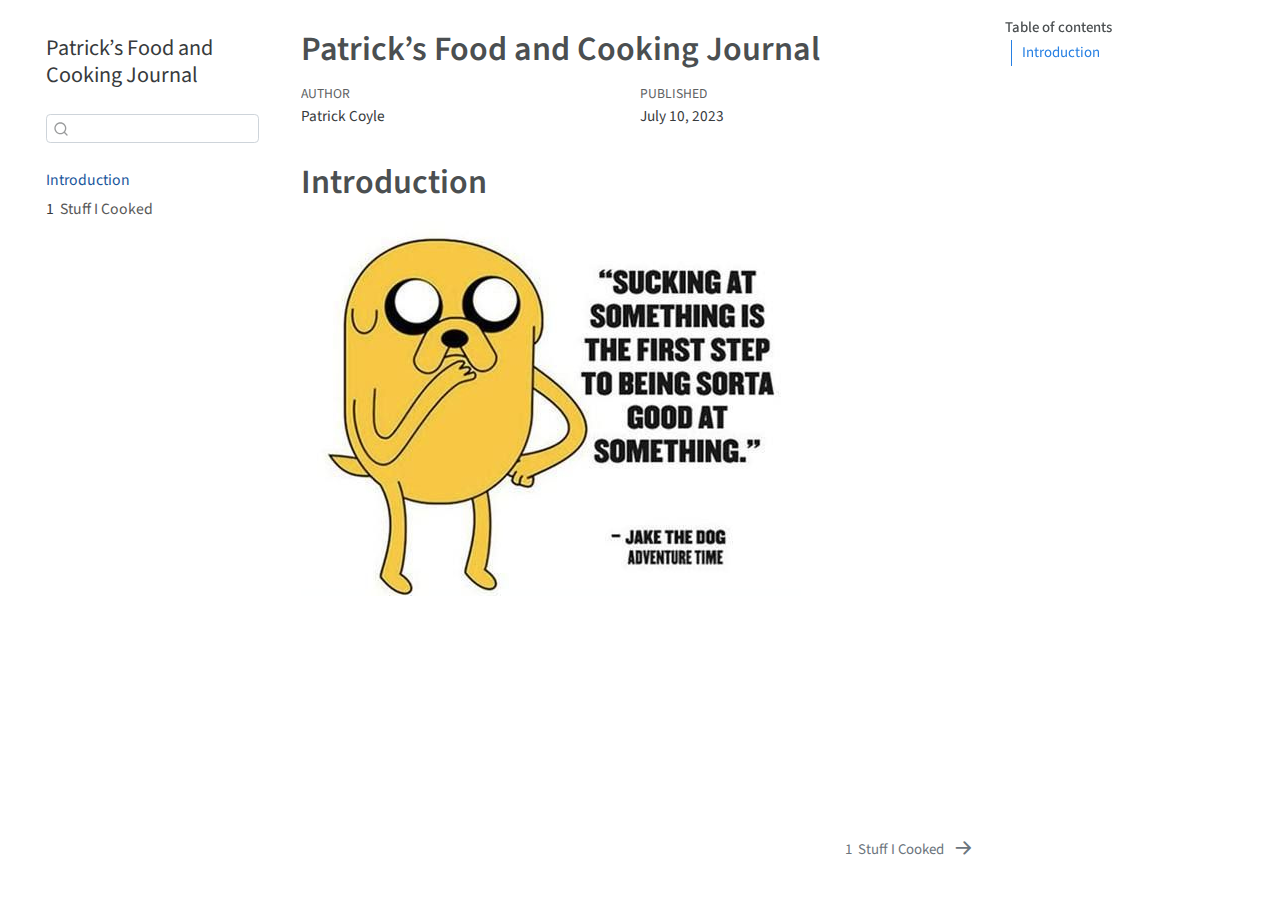
<file: _book/index.html>
<!DOCTYPE html>
<html xmlns="http://www.w3.org/1999/xhtml" lang="en" xml:lang="en"><head>

<meta charset="utf-8">
<meta name="generator" content="quarto-1.4.266">

<meta name="viewport" content="width=device-width, initial-scale=1.0, user-scalable=yes">

<meta name="author" content="Patrick Coyle">
<meta name="dcterms.date" content="2023-07-10">

<title>Patrick’s Food and Cooking Journal</title>
<style>
code{white-space: pre-wrap;}
span.smallcaps{font-variant: small-caps;}
div.columns{display: flex; gap: min(4vw, 1.5em);}
div.column{flex: auto; overflow-x: auto;}
div.hanging-indent{margin-left: 1.5em; text-indent: -1.5em;}
ul.task-list{list-style: none;}
ul.task-list li input[type="checkbox"] {
  width: 0.8em;
  margin: 0 0.8em 0.2em -1em; /* quarto-specific, see https://github.com/quarto-dev/quarto-cli/issues/4556 */ 
  vertical-align: middle;
}
</style>


<script src="site_libs/quarto-nav/quarto-nav.js"></script>
<script src="site_libs/quarto-nav/headroom.min.js"></script>
<script src="site_libs/clipboard/clipboard.min.js"></script>
<script src="site_libs/quarto-search/autocomplete.umd.js"></script>
<script src="site_libs/quarto-search/fuse.min.js"></script>
<script src="site_libs/quarto-search/quarto-search.js"></script>
<meta name="quarto:offset" content="./">
<link href="./stuff_i_cooked.html" rel="next">
<script src="site_libs/quarto-html/quarto.js"></script>
<script src="site_libs/quarto-html/popper.min.js"></script>
<script src="site_libs/quarto-html/tippy.umd.min.js"></script>
<script src="site_libs/quarto-html/anchor.min.js"></script>
<link href="site_libs/quarto-html/tippy.css" rel="stylesheet">
<link href="site_libs/quarto-html/quarto-syntax-highlighting.css" rel="stylesheet" id="quarto-text-highlighting-styles">
<script src="site_libs/bootstrap/bootstrap.min.js"></script>
<link href="site_libs/bootstrap/bootstrap-icons.css" rel="stylesheet">
<link href="site_libs/bootstrap/bootstrap.min.css" rel="stylesheet" id="quarto-bootstrap" data-mode="light">
<script id="quarto-search-options" type="application/json">{
  "location": "sidebar",
  "copy-button": false,
  "collapse-after": 3,
  "panel-placement": "start",
  "type": "textbox",
  "limit": 20,
  "keyboard-shortcut": [
    "f",
    "/",
    "s"
  ],
  "language": {
    "search-no-results-text": "No results",
    "search-matching-documents-text": "matching documents",
    "search-copy-link-title": "Copy link to search",
    "search-hide-matches-text": "Hide additional matches",
    "search-more-match-text": "more match in this document",
    "search-more-matches-text": "more matches in this document",
    "search-clear-button-title": "Clear",
    "search-detached-cancel-button-title": "Cancel",
    "search-submit-button-title": "Submit",
    "search-label": "Search"
  }
}</script>


</head>

<body class="nav-sidebar floating">

<div id="quarto-search-results"></div>
  <header id="quarto-header" class="headroom fixed-top">
  <nav class="quarto-secondary-nav">
    <div class="container-fluid d-flex">
      <button type="button" class="quarto-btn-toggle btn" data-bs-toggle="collapse" data-bs-target="#quarto-sidebar,#quarto-sidebar-glass" aria-controls="quarto-sidebar" aria-expanded="false" aria-label="Toggle sidebar navigation" onclick="if (window.quartoToggleHeadroom) { window.quartoToggleHeadroom(); }">
        <i class="bi bi-layout-text-sidebar-reverse"></i>
      </button>
        <nav class="quarto-page-breadcrumbs" aria-label="breadcrumb"><ol class="breadcrumb"><li class="breadcrumb-item"><a href="./index.html">Introduction</a></li></ol></nav>
        <a class="flex-grow-1" role="button" data-bs-toggle="collapse" data-bs-target="#quarto-sidebar,#quarto-sidebar-glass" aria-controls="quarto-sidebar" aria-expanded="false" aria-label="Toggle sidebar navigation" onclick="if (window.quartoToggleHeadroom) { window.quartoToggleHeadroom(); }">      
        </a>
      <button type="button" class="btn quarto-search-button" aria-label="" onclick="window.quartoOpenSearch();">
        <i class="bi bi-search"></i>
      </button>
    </div>
  </nav>
</header>
<!-- content -->
<div id="quarto-content" class="quarto-container page-columns page-rows-contents page-layout-article">
<!-- sidebar -->
  <nav id="quarto-sidebar" class="sidebar collapse collapse-horizontal sidebar-navigation floating overflow-auto">
    <div class="pt-lg-2 mt-2 text-left sidebar-header">
    <div class="sidebar-title mb-0 py-0">
      <a href="./">Patrick’s Food and Cooking Journal</a> 
    </div>
      </div>
        <div class="mt-2 flex-shrink-0 align-items-center">
        <div class="sidebar-search">
        <div id="quarto-search" class="" title="Search"></div>
        </div>
        </div>
    <div class="sidebar-menu-container"> 
    <ul class="list-unstyled mt-1">
        <li class="sidebar-item">
  <div class="sidebar-item-container"> 
  <a href="./index.html" class="sidebar-item-text sidebar-link active">
 <span class="menu-text">Introduction</span></a>
  </div>
</li>
        <li class="sidebar-item">
  <div class="sidebar-item-container"> 
  <a href="./stuff_i_cooked.html" class="sidebar-item-text sidebar-link">
 <span class="menu-text"><span class="chapter-number">1</span>&nbsp; <span class="chapter-title">Stuff I Cooked</span></span></a>
  </div>
</li>
    </ul>
    </div>
</nav>
<div id="quarto-sidebar-glass" data-bs-toggle="collapse" data-bs-target="#quarto-sidebar,#quarto-sidebar-glass"></div>
<!-- margin-sidebar -->
    <div id="quarto-margin-sidebar" class="sidebar margin-sidebar">
        <nav id="TOC" role="doc-toc" class="toc-active">
    <h2 id="toc-title">Table of contents</h2>
   
  <ul>
  <li><a href="#introduction" id="toc-introduction" class="nav-link active" data-scroll-target="#introduction">Introduction</a></li>
  </ul>
</nav>
    </div>
<!-- main -->
<main class="content" id="quarto-document-content">

<header id="title-block-header" class="quarto-title-block default">
<div class="quarto-title">
<h1 class="title">Patrick’s Food and Cooking Journal</h1>
</div>



<div class="quarto-title-meta">

    <div>
    <div class="quarto-title-meta-heading">Author</div>
    <div class="quarto-title-meta-contents">
             <p>Patrick Coyle </p>
          </div>
  </div>
    
    <div>
    <div class="quarto-title-meta-heading">Published</div>
    <div class="quarto-title-meta-contents">
      <p class="date">July 10, 2023</p>
    </div>
  </div>
  
    
  </div>
  


</header>

<section id="introduction" class="level1 unnumbered">
<h1 class="unnumbered">Introduction</h1>
<p><img src="misc/adventure-time.jpg" class="img-fluid"></p>


</section>

</main> <!-- /main -->
<script id="quarto-html-after-body" type="application/javascript">
window.document.addEventListener("DOMContentLoaded", function (event) {
  const toggleBodyColorMode = (bsSheetEl) => {
    const mode = bsSheetEl.getAttribute("data-mode");
    const bodyEl = window.document.querySelector("body");
    if (mode === "dark") {
      bodyEl.classList.add("quarto-dark");
      bodyEl.classList.remove("quarto-light");
    } else {
      bodyEl.classList.add("quarto-light");
      bodyEl.classList.remove("quarto-dark");
    }
  }
  const toggleBodyColorPrimary = () => {
    const bsSheetEl = window.document.querySelector("link#quarto-bootstrap");
    if (bsSheetEl) {
      toggleBodyColorMode(bsSheetEl);
    }
  }
  toggleBodyColorPrimary();  
  const icon = "";
  const anchorJS = new window.AnchorJS();
  anchorJS.options = {
    placement: 'right',
    icon: icon
  };
  anchorJS.add('.anchored');
  const isCodeAnnotation = (el) => {
    for (const clz of el.classList) {
      if (clz.startsWith('code-annotation-')) {                     
        return true;
      }
    }
    return false;
  }
  const clipboard = new window.ClipboardJS('.code-copy-button', {
    text: function(trigger) {
      const codeEl = trigger.previousElementSibling.cloneNode(true);
      for (const childEl of codeEl.children) {
        if (isCodeAnnotation(childEl)) {
          childEl.remove();
        }
      }
      return codeEl.innerText;
    }
  });
  clipboard.on('success', function(e) {
    // button target
    const button = e.trigger;
    // don't keep focus
    button.blur();
    // flash "checked"
    button.classList.add('code-copy-button-checked');
    var currentTitle = button.getAttribute("title");
    button.setAttribute("title", "Copied!");
    let tooltip;
    if (window.bootstrap) {
      button.setAttribute("data-bs-toggle", "tooltip");
      button.setAttribute("data-bs-placement", "left");
      button.setAttribute("data-bs-title", "Copied!");
      tooltip = new bootstrap.Tooltip(button, 
        { trigger: "manual", 
          customClass: "code-copy-button-tooltip",
          offset: [0, -8]});
      tooltip.show();    
    }
    setTimeout(function() {
      if (tooltip) {
        tooltip.hide();
        button.removeAttribute("data-bs-title");
        button.removeAttribute("data-bs-toggle");
        button.removeAttribute("data-bs-placement");
      }
      button.setAttribute("title", currentTitle);
      button.classList.remove('code-copy-button-checked');
    }, 1000);
    // clear code selection
    e.clearSelection();
  });
  function tippyHover(el, contentFn, onTriggerFn, onUntriggerFn) {
    const config = {
      allowHTML: true,
      maxWidth: 500,
      delay: 100,
      arrow: false,
      appendTo: function(el) {
          return el.parentElement;
      },
      interactive: true,
      interactiveBorder: 10,
      theme: 'quarto',
      placement: 'bottom-start',
    };
    if (contentFn) {
      config.content = contentFn;
    }
    if (onTriggerFn) {
      config.onTrigger = onTriggerFn;
    }
    if (onUntriggerFn) {
      config.onUntrigger = onUntriggerFn;
    }
    window.tippy(el, config); 
  }
  const noterefs = window.document.querySelectorAll('a[role="doc-noteref"]');
  for (var i=0; i<noterefs.length; i++) {
    const ref = noterefs[i];
    tippyHover(ref, function() {
      // use id or data attribute instead here
      let href = ref.getAttribute('data-footnote-href') || ref.getAttribute('href');
      try { href = new URL(href).hash; } catch {}
      const id = href.replace(/^#\/?/, "");
      const note = window.document.getElementById(id);
      return note.innerHTML;
    });
  }
  const xrefs = window.document.querySelectorAll('a.quarto-xref');
  const processXRef = (id, note) => {
    // Strip column container classes
    const stripColumnClz = (el) => {
      el.classList.remove("page-full", "page-columns");
      if (el.children) {
        for (const child of el.children) {
          stripColumnClz(child);
        }
      }
    }
    stripColumnClz(note)
    if (id.startsWith('sec-')) {
      // Special case sections, only their first couple elements
      const container = document.createElement("div");
      if (note.children && note.children.length > 2) {
        for (let i = 0; i < 2; i++) {
          container.appendChild(note.children[i].cloneNode(true));
        }
        return container.innerHTML
      } else {
        return note.innerHTML;
      }
    } else {
      // Remove any anchor links if they are present
      const anchorLink = note.querySelector('a.anchorjs-link');
      if (anchorLink) {
        anchorLink.remove();
      }
      return note.innerHTML;
    }
  }
  for (var i=0; i<xrefs.length; i++) {
    const xref = xrefs[i];
    tippyHover(xref, undefined, function(instance) {
      instance.disable();
      let url = xref.getAttribute('href');
      let hash = undefined; 
      if (url.startsWith('#')) {
        hash = url;
      } else {
        try { hash = new URL(url).hash; } catch {}
      }
      if (hash) {
        const id = hash.replace(/^#\/?/, "");
        const note = window.document.getElementById(id);
        if (note !== null) {
          try {
            const html = processXRef(id, note.cloneNode(true));
            instance.setContent(html);
          } finally {
            instance.enable();
            instance.show();
          }
        } else {
          // See if we can fetch this
          fetch(url.split('#')[0])
          .then(res => res.text())
          .then(html => {
            const parser = new DOMParser();
            const htmlDoc = parser.parseFromString(html, "text/html");
            const note = htmlDoc.getElementById(id);
            if (note !== null) {
              const html = processXRef(id, note);
              instance.setContent(html);
            } 
          }).finally(() => {
            instance.enable();
            instance.show();
          });
        }
      }
    }, function(instance) {
    });
  }
      let selectedAnnoteEl;
      const selectorForAnnotation = ( cell, annotation) => {
        let cellAttr = 'data-code-cell="' + cell + '"';
        let lineAttr = 'data-code-annotation="' +  annotation + '"';
        const selector = 'span[' + cellAttr + '][' + lineAttr + ']';
        return selector;
      }
      const selectCodeLines = (annoteEl) => {
        const doc = window.document;
        const targetCell = annoteEl.getAttribute("data-target-cell");
        const targetAnnotation = annoteEl.getAttribute("data-target-annotation");
        const annoteSpan = window.document.querySelector(selectorForAnnotation(targetCell, targetAnnotation));
        const lines = annoteSpan.getAttribute("data-code-lines").split(",");
        const lineIds = lines.map((line) => {
          return targetCell + "-" + line;
        })
        let top = null;
        let height = null;
        let parent = null;
        if (lineIds.length > 0) {
            //compute the position of the single el (top and bottom and make a div)
            const el = window.document.getElementById(lineIds[0]);
            top = el.offsetTop;
            height = el.offsetHeight;
            parent = el.parentElement.parentElement;
          if (lineIds.length > 1) {
            const lastEl = window.document.getElementById(lineIds[lineIds.length - 1]);
            const bottom = lastEl.offsetTop + lastEl.offsetHeight;
            height = bottom - top;
          }
          if (top !== null && height !== null && parent !== null) {
            // cook up a div (if necessary) and position it 
            let div = window.document.getElementById("code-annotation-line-highlight");
            if (div === null) {
              div = window.document.createElement("div");
              div.setAttribute("id", "code-annotation-line-highlight");
              div.style.position = 'absolute';
              parent.appendChild(div);
            }
            div.style.top = top - 2 + "px";
            div.style.height = height + 4 + "px";
            div.style.left = 0;
            let gutterDiv = window.document.getElementById("code-annotation-line-highlight-gutter");
            if (gutterDiv === null) {
              gutterDiv = window.document.createElement("div");
              gutterDiv.setAttribute("id", "code-annotation-line-highlight-gutter");
              gutterDiv.style.position = 'absolute';
              const codeCell = window.document.getElementById(targetCell);
              const gutter = codeCell.querySelector('.code-annotation-gutter');
              gutter.appendChild(gutterDiv);
            }
            gutterDiv.style.top = top - 2 + "px";
            gutterDiv.style.height = height + 4 + "px";
          }
          selectedAnnoteEl = annoteEl;
        }
      };
      const unselectCodeLines = () => {
        const elementsIds = ["code-annotation-line-highlight", "code-annotation-line-highlight-gutter"];
        elementsIds.forEach((elId) => {
          const div = window.document.getElementById(elId);
          if (div) {
            div.remove();
          }
        });
        selectedAnnoteEl = undefined;
      };
      // Attach click handler to the DT
      const annoteDls = window.document.querySelectorAll('dt[data-target-cell]');
      for (const annoteDlNode of annoteDls) {
        annoteDlNode.addEventListener('click', (event) => {
          const clickedEl = event.target;
          if (clickedEl !== selectedAnnoteEl) {
            unselectCodeLines();
            const activeEl = window.document.querySelector('dt[data-target-cell].code-annotation-active');
            if (activeEl) {
              activeEl.classList.remove('code-annotation-active');
            }
            selectCodeLines(clickedEl);
            clickedEl.classList.add('code-annotation-active');
          } else {
            // Unselect the line
            unselectCodeLines();
            clickedEl.classList.remove('code-annotation-active');
          }
        });
      }
  const findCites = (el) => {
    const parentEl = el.parentElement;
    if (parentEl) {
      const cites = parentEl.dataset.cites;
      if (cites) {
        return {
          el,
          cites: cites.split(' ')
        };
      } else {
        return findCites(el.parentElement)
      }
    } else {
      return undefined;
    }
  };
  var bibliorefs = window.document.querySelectorAll('a[role="doc-biblioref"]');
  for (var i=0; i<bibliorefs.length; i++) {
    const ref = bibliorefs[i];
    const citeInfo = findCites(ref);
    if (citeInfo) {
      tippyHover(citeInfo.el, function() {
        var popup = window.document.createElement('div');
        citeInfo.cites.forEach(function(cite) {
          var citeDiv = window.document.createElement('div');
          citeDiv.classList.add('hanging-indent');
          citeDiv.classList.add('csl-entry');
          var biblioDiv = window.document.getElementById('ref-' + cite);
          if (biblioDiv) {
            citeDiv.innerHTML = biblioDiv.innerHTML;
          }
          popup.appendChild(citeDiv);
        });
        return popup.innerHTML;
      });
    }
  }
});
</script>
<nav class="page-navigation">
  <div class="nav-page nav-page-previous">
  </div>
  <div class="nav-page nav-page-next">
      <a href="./stuff_i_cooked.html" class="pagination-link">
        <span class="nav-page-text"><span class="chapter-number">1</span>&nbsp; <span class="chapter-title">Stuff I Cooked</span></span> <i class="bi bi-arrow-right-short"></i>
      </a>
  </div>
</nav>
</div> <!-- /content -->




</body></html>
</file>
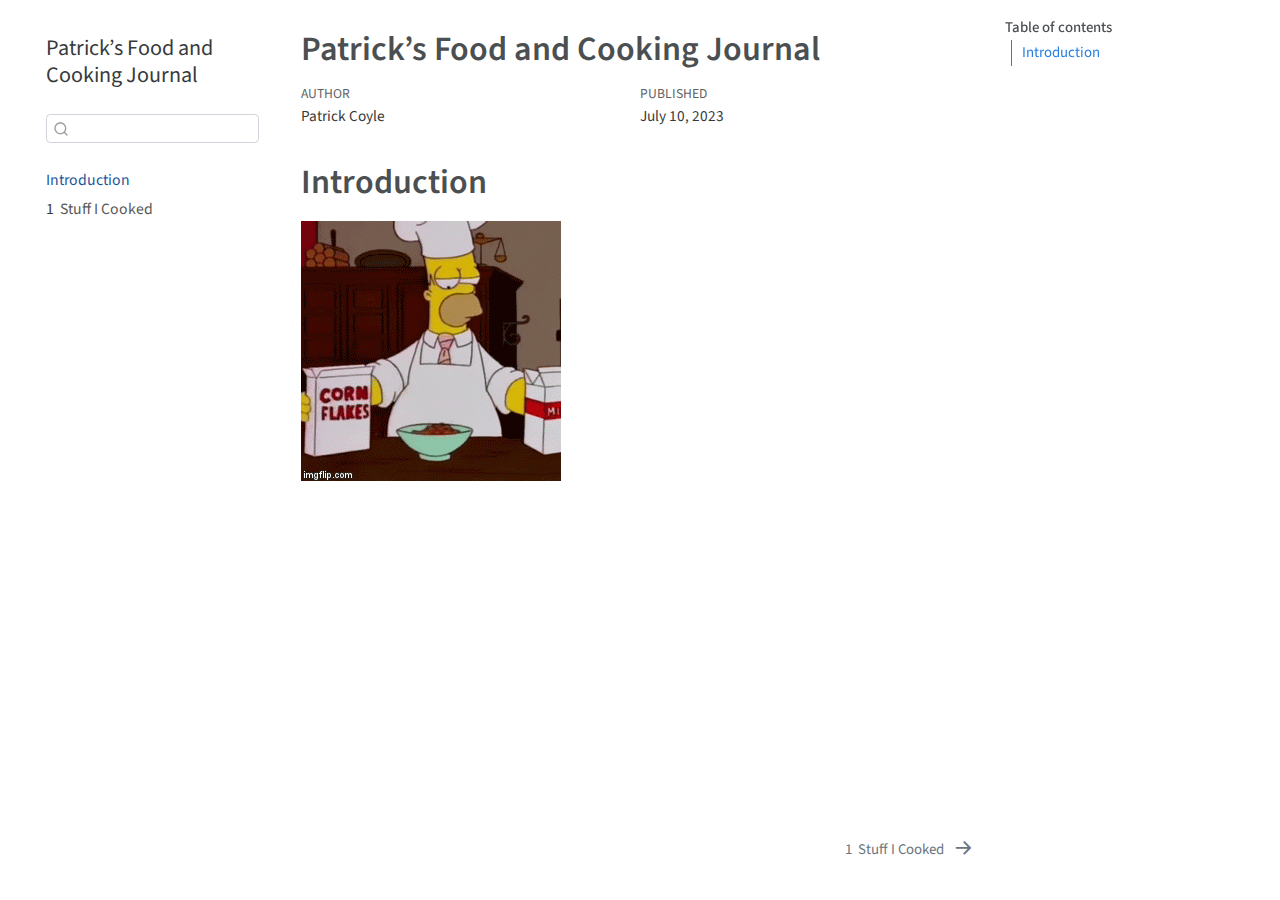
<file: docs/index.html>
<!DOCTYPE html>
<html xmlns="http://www.w3.org/1999/xhtml" lang="en" xml:lang="en"><head>

<meta charset="utf-8">
<meta name="generator" content="quarto-1.4.266">

<meta name="viewport" content="width=device-width, initial-scale=1.0, user-scalable=yes">

<meta name="author" content="Patrick Coyle">
<meta name="dcterms.date" content="2023-07-10">

<title>Patrick’s Food and Cooking Journal</title>
<style>
code{white-space: pre-wrap;}
span.smallcaps{font-variant: small-caps;}
div.columns{display: flex; gap: min(4vw, 1.5em);}
div.column{flex: auto; overflow-x: auto;}
div.hanging-indent{margin-left: 1.5em; text-indent: -1.5em;}
ul.task-list{list-style: none;}
ul.task-list li input[type="checkbox"] {
  width: 0.8em;
  margin: 0 0.8em 0.2em -1em; /* quarto-specific, see https://github.com/quarto-dev/quarto-cli/issues/4556 */ 
  vertical-align: middle;
}
</style>


<script src="site_libs/quarto-nav/quarto-nav.js"></script>
<script src="site_libs/quarto-nav/headroom.min.js"></script>
<script src="site_libs/clipboard/clipboard.min.js"></script>
<script src="site_libs/quarto-search/autocomplete.umd.js"></script>
<script src="site_libs/quarto-search/fuse.min.js"></script>
<script src="site_libs/quarto-search/quarto-search.js"></script>
<meta name="quarto:offset" content="./">
<link href="./stuff_i_cooked.html" rel="next">
<script src="site_libs/quarto-html/quarto.js"></script>
<script src="site_libs/quarto-html/popper.min.js"></script>
<script src="site_libs/quarto-html/tippy.umd.min.js"></script>
<script src="site_libs/quarto-html/anchor.min.js"></script>
<link href="site_libs/quarto-html/tippy.css" rel="stylesheet">
<link href="site_libs/quarto-html/quarto-syntax-highlighting.css" rel="stylesheet" id="quarto-text-highlighting-styles">
<script src="site_libs/bootstrap/bootstrap.min.js"></script>
<link href="site_libs/bootstrap/bootstrap-icons.css" rel="stylesheet">
<link href="site_libs/bootstrap/bootstrap.min.css" rel="stylesheet" id="quarto-bootstrap" data-mode="light">
<script id="quarto-search-options" type="application/json">{
  "location": "sidebar",
  "copy-button": false,
  "collapse-after": 3,
  "panel-placement": "start",
  "type": "textbox",
  "limit": 20,
  "keyboard-shortcut": [
    "f",
    "/",
    "s"
  ],
  "language": {
    "search-no-results-text": "No results",
    "search-matching-documents-text": "matching documents",
    "search-copy-link-title": "Copy link to search",
    "search-hide-matches-text": "Hide additional matches",
    "search-more-match-text": "more match in this document",
    "search-more-matches-text": "more matches in this document",
    "search-clear-button-title": "Clear",
    "search-detached-cancel-button-title": "Cancel",
    "search-submit-button-title": "Submit",
    "search-label": "Search"
  }
}</script>


</head>

<body class="nav-sidebar floating">

<div id="quarto-search-results"></div>
  <header id="quarto-header" class="headroom fixed-top">
  <nav class="quarto-secondary-nav">
    <div class="container-fluid d-flex">
      <button type="button" class="quarto-btn-toggle btn" data-bs-toggle="collapse" data-bs-target="#quarto-sidebar,#quarto-sidebar-glass" aria-controls="quarto-sidebar" aria-expanded="false" aria-label="Toggle sidebar navigation" onclick="if (window.quartoToggleHeadroom) { window.quartoToggleHeadroom(); }">
        <i class="bi bi-layout-text-sidebar-reverse"></i>
      </button>
        <nav class="quarto-page-breadcrumbs" aria-label="breadcrumb"><ol class="breadcrumb"><li class="breadcrumb-item"><a href="./index.html">Introduction</a></li></ol></nav>
        <a class="flex-grow-1" role="button" data-bs-toggle="collapse" data-bs-target="#quarto-sidebar,#quarto-sidebar-glass" aria-controls="quarto-sidebar" aria-expanded="false" aria-label="Toggle sidebar navigation" onclick="if (window.quartoToggleHeadroom) { window.quartoToggleHeadroom(); }">      
        </a>
      <button type="button" class="btn quarto-search-button" aria-label="" onclick="window.quartoOpenSearch();">
        <i class="bi bi-search"></i>
      </button>
    </div>
  </nav>
</header>
<!-- content -->
<div id="quarto-content" class="quarto-container page-columns page-rows-contents page-layout-article">
<!-- sidebar -->
  <nav id="quarto-sidebar" class="sidebar collapse collapse-horizontal sidebar-navigation floating overflow-auto">
    <div class="pt-lg-2 mt-2 text-left sidebar-header">
    <div class="sidebar-title mb-0 py-0">
      <a href="./">Patrick’s Food and Cooking Journal</a> 
    </div>
      </div>
        <div class="mt-2 flex-shrink-0 align-items-center">
        <div class="sidebar-search">
        <div id="quarto-search" class="" title="Search"></div>
        </div>
        </div>
    <div class="sidebar-menu-container"> 
    <ul class="list-unstyled mt-1">
        <li class="sidebar-item">
  <div class="sidebar-item-container"> 
  <a href="./index.html" class="sidebar-item-text sidebar-link active">
 <span class="menu-text">Introduction</span></a>
  </div>
</li>
        <li class="sidebar-item">
  <div class="sidebar-item-container"> 
  <a href="./stuff_i_cooked.html" class="sidebar-item-text sidebar-link">
 <span class="menu-text"><span class="chapter-number">1</span>&nbsp; <span class="chapter-title">Stuff I Cooked</span></span></a>
  </div>
</li>
    </ul>
    </div>
</nav>
<div id="quarto-sidebar-glass" data-bs-toggle="collapse" data-bs-target="#quarto-sidebar,#quarto-sidebar-glass"></div>
<!-- margin-sidebar -->
    <div id="quarto-margin-sidebar" class="sidebar margin-sidebar">
        <nav id="TOC" role="doc-toc" class="toc-active">
    <h2 id="toc-title">Table of contents</h2>
   
  <ul>
  <li><a href="#introduction" id="toc-introduction" class="nav-link active" data-scroll-target="#introduction">Introduction</a></li>
  </ul>
</nav>
    </div>
<!-- main -->
<main class="content" id="quarto-document-content">

<header id="title-block-header" class="quarto-title-block default">
<div class="quarto-title">
<h1 class="title">Patrick’s Food and Cooking Journal</h1>
</div>



<div class="quarto-title-meta">

    <div>
    <div class="quarto-title-meta-heading">Author</div>
    <div class="quarto-title-meta-contents">
             <p>Patrick Coyle </p>
          </div>
  </div>
    
    <div>
    <div class="quarto-title-meta-heading">Published</div>
    <div class="quarto-title-meta-contents">
      <p class="date">July 10, 2023</p>
    </div>
  </div>
  
    
  </div>
  


</header>

<section id="introduction" class="level1 unnumbered">
<h1 class="unnumbered">Introduction</h1>
<p><img src="misc/homer1.gif" class="img-fluid"></p>


</section>

</main> <!-- /main -->
<script id="quarto-html-after-body" type="application/javascript">
window.document.addEventListener("DOMContentLoaded", function (event) {
  const toggleBodyColorMode = (bsSheetEl) => {
    const mode = bsSheetEl.getAttribute("data-mode");
    const bodyEl = window.document.querySelector("body");
    if (mode === "dark") {
      bodyEl.classList.add("quarto-dark");
      bodyEl.classList.remove("quarto-light");
    } else {
      bodyEl.classList.add("quarto-light");
      bodyEl.classList.remove("quarto-dark");
    }
  }
  const toggleBodyColorPrimary = () => {
    const bsSheetEl = window.document.querySelector("link#quarto-bootstrap");
    if (bsSheetEl) {
      toggleBodyColorMode(bsSheetEl);
    }
  }
  toggleBodyColorPrimary();  
  const icon = "";
  const anchorJS = new window.AnchorJS();
  anchorJS.options = {
    placement: 'right',
    icon: icon
  };
  anchorJS.add('.anchored');
  const isCodeAnnotation = (el) => {
    for (const clz of el.classList) {
      if (clz.startsWith('code-annotation-')) {                     
        return true;
      }
    }
    return false;
  }
  const clipboard = new window.ClipboardJS('.code-copy-button', {
    text: function(trigger) {
      const codeEl = trigger.previousElementSibling.cloneNode(true);
      for (const childEl of codeEl.children) {
        if (isCodeAnnotation(childEl)) {
          childEl.remove();
        }
      }
      return codeEl.innerText;
    }
  });
  clipboard.on('success', function(e) {
    // button target
    const button = e.trigger;
    // don't keep focus
    button.blur();
    // flash "checked"
    button.classList.add('code-copy-button-checked');
    var currentTitle = button.getAttribute("title");
    button.setAttribute("title", "Copied!");
    let tooltip;
    if (window.bootstrap) {
      button.setAttribute("data-bs-toggle", "tooltip");
      button.setAttribute("data-bs-placement", "left");
      button.setAttribute("data-bs-title", "Copied!");
      tooltip = new bootstrap.Tooltip(button, 
        { trigger: "manual", 
          customClass: "code-copy-button-tooltip",
          offset: [0, -8]});
      tooltip.show();    
    }
    setTimeout(function() {
      if (tooltip) {
        tooltip.hide();
        button.removeAttribute("data-bs-title");
        button.removeAttribute("data-bs-toggle");
        button.removeAttribute("data-bs-placement");
      }
      button.setAttribute("title", currentTitle);
      button.classList.remove('code-copy-button-checked');
    }, 1000);
    // clear code selection
    e.clearSelection();
  });
  function tippyHover(el, contentFn, onTriggerFn, onUntriggerFn) {
    const config = {
      allowHTML: true,
      maxWidth: 500,
      delay: 100,
      arrow: false,
      appendTo: function(el) {
          return el.parentElement;
      },
      interactive: true,
      interactiveBorder: 10,
      theme: 'quarto',
      placement: 'bottom-start',
    };
    if (contentFn) {
      config.content = contentFn;
    }
    if (onTriggerFn) {
      config.onTrigger = onTriggerFn;
    }
    if (onUntriggerFn) {
      config.onUntrigger = onUntriggerFn;
    }
    window.tippy(el, config); 
  }
  const noterefs = window.document.querySelectorAll('a[role="doc-noteref"]');
  for (var i=0; i<noterefs.length; i++) {
    const ref = noterefs[i];
    tippyHover(ref, function() {
      // use id or data attribute instead here
      let href = ref.getAttribute('data-footnote-href') || ref.getAttribute('href');
      try { href = new URL(href).hash; } catch {}
      const id = href.replace(/^#\/?/, "");
      const note = window.document.getElementById(id);
      return note.innerHTML;
    });
  }
  const xrefs = window.document.querySelectorAll('a.quarto-xref');
  const processXRef = (id, note) => {
    // Strip column container classes
    const stripColumnClz = (el) => {
      el.classList.remove("page-full", "page-columns");
      if (el.children) {
        for (const child of el.children) {
          stripColumnClz(child);
        }
      }
    }
    stripColumnClz(note)
    if (id.startsWith('sec-')) {
      // Special case sections, only their first couple elements
      const container = document.createElement("div");
      if (note.children && note.children.length > 2) {
        for (let i = 0; i < 2; i++) {
          container.appendChild(note.children[i].cloneNode(true));
        }
        return container.innerHTML
      } else {
        return note.innerHTML;
      }
    } else {
      // Remove any anchor links if they are present
      const anchorLink = note.querySelector('a.anchorjs-link');
      if (anchorLink) {
        anchorLink.remove();
      }
      return note.innerHTML;
    }
  }
  for (var i=0; i<xrefs.length; i++) {
    const xref = xrefs[i];
    tippyHover(xref, undefined, function(instance) {
      instance.disable();
      let url = xref.getAttribute('href');
      let hash = undefined; 
      if (url.startsWith('#')) {
        hash = url;
      } else {
        try { hash = new URL(url).hash; } catch {}
      }
      if (hash) {
        const id = hash.replace(/^#\/?/, "");
        const note = window.document.getElementById(id);
        if (note !== null) {
          try {
            const html = processXRef(id, note.cloneNode(true));
            instance.setContent(html);
          } finally {
            instance.enable();
            instance.show();
          }
        } else {
          // See if we can fetch this
          fetch(url.split('#')[0])
          .then(res => res.text())
          .then(html => {
            const parser = new DOMParser();
            const htmlDoc = parser.parseFromString(html, "text/html");
            const note = htmlDoc.getElementById(id);
            if (note !== null) {
              const html = processXRef(id, note);
              instance.setContent(html);
            } 
          }).finally(() => {
            instance.enable();
            instance.show();
          });
        }
      }
    }, function(instance) {
    });
  }
      let selectedAnnoteEl;
      const selectorForAnnotation = ( cell, annotation) => {
        let cellAttr = 'data-code-cell="' + cell + '"';
        let lineAttr = 'data-code-annotation="' +  annotation + '"';
        const selector = 'span[' + cellAttr + '][' + lineAttr + ']';
        return selector;
      }
      const selectCodeLines = (annoteEl) => {
        const doc = window.document;
        const targetCell = annoteEl.getAttribute("data-target-cell");
        const targetAnnotation = annoteEl.getAttribute("data-target-annotation");
        const annoteSpan = window.document.querySelector(selectorForAnnotation(targetCell, targetAnnotation));
        const lines = annoteSpan.getAttribute("data-code-lines").split(",");
        const lineIds = lines.map((line) => {
          return targetCell + "-" + line;
        })
        let top = null;
        let height = null;
        let parent = null;
        if (lineIds.length > 0) {
            //compute the position of the single el (top and bottom and make a div)
            const el = window.document.getElementById(lineIds[0]);
            top = el.offsetTop;
            height = el.offsetHeight;
            parent = el.parentElement.parentElement;
          if (lineIds.length > 1) {
            const lastEl = window.document.getElementById(lineIds[lineIds.length - 1]);
            const bottom = lastEl.offsetTop + lastEl.offsetHeight;
            height = bottom - top;
          }
          if (top !== null && height !== null && parent !== null) {
            // cook up a div (if necessary) and position it 
            let div = window.document.getElementById("code-annotation-line-highlight");
            if (div === null) {
              div = window.document.createElement("div");
              div.setAttribute("id", "code-annotation-line-highlight");
              div.style.position = 'absolute';
              parent.appendChild(div);
            }
            div.style.top = top - 2 + "px";
            div.style.height = height + 4 + "px";
            div.style.left = 0;
            let gutterDiv = window.document.getElementById("code-annotation-line-highlight-gutter");
            if (gutterDiv === null) {
              gutterDiv = window.document.createElement("div");
              gutterDiv.setAttribute("id", "code-annotation-line-highlight-gutter");
              gutterDiv.style.position = 'absolute';
              const codeCell = window.document.getElementById(targetCell);
              const gutter = codeCell.querySelector('.code-annotation-gutter');
              gutter.appendChild(gutterDiv);
            }
            gutterDiv.style.top = top - 2 + "px";
            gutterDiv.style.height = height + 4 + "px";
          }
          selectedAnnoteEl = annoteEl;
        }
      };
      const unselectCodeLines = () => {
        const elementsIds = ["code-annotation-line-highlight", "code-annotation-line-highlight-gutter"];
        elementsIds.forEach((elId) => {
          const div = window.document.getElementById(elId);
          if (div) {
            div.remove();
          }
        });
        selectedAnnoteEl = undefined;
      };
      // Attach click handler to the DT
      const annoteDls = window.document.querySelectorAll('dt[data-target-cell]');
      for (const annoteDlNode of annoteDls) {
        annoteDlNode.addEventListener('click', (event) => {
          const clickedEl = event.target;
          if (clickedEl !== selectedAnnoteEl) {
            unselectCodeLines();
            const activeEl = window.document.querySelector('dt[data-target-cell].code-annotation-active');
            if (activeEl) {
              activeEl.classList.remove('code-annotation-active');
            }
            selectCodeLines(clickedEl);
            clickedEl.classList.add('code-annotation-active');
          } else {
            // Unselect the line
            unselectCodeLines();
            clickedEl.classList.remove('code-annotation-active');
          }
        });
      }
  const findCites = (el) => {
    const parentEl = el.parentElement;
    if (parentEl) {
      const cites = parentEl.dataset.cites;
      if (cites) {
        return {
          el,
          cites: cites.split(' ')
        };
      } else {
        return findCites(el.parentElement)
      }
    } else {
      return undefined;
    }
  };
  var bibliorefs = window.document.querySelectorAll('a[role="doc-biblioref"]');
  for (var i=0; i<bibliorefs.length; i++) {
    const ref = bibliorefs[i];
    const citeInfo = findCites(ref);
    if (citeInfo) {
      tippyHover(citeInfo.el, function() {
        var popup = window.document.createElement('div');
        citeInfo.cites.forEach(function(cite) {
          var citeDiv = window.document.createElement('div');
          citeDiv.classList.add('hanging-indent');
          citeDiv.classList.add('csl-entry');
          var biblioDiv = window.document.getElementById('ref-' + cite);
          if (biblioDiv) {
            citeDiv.innerHTML = biblioDiv.innerHTML;
          }
          popup.appendChild(citeDiv);
        });
        return popup.innerHTML;
      });
    }
  }
});
</script>
<nav class="page-navigation">
  <div class="nav-page nav-page-previous">
  </div>
  <div class="nav-page nav-page-next">
      <a href="./stuff_i_cooked.html" class="pagination-link">
        <span class="nav-page-text"><span class="chapter-number">1</span>&nbsp; <span class="chapter-title">Stuff I Cooked</span></span> <i class="bi bi-arrow-right-short"></i>
      </a>
  </div>
</nav>
</div> <!-- /content -->




</body></html>
</file>
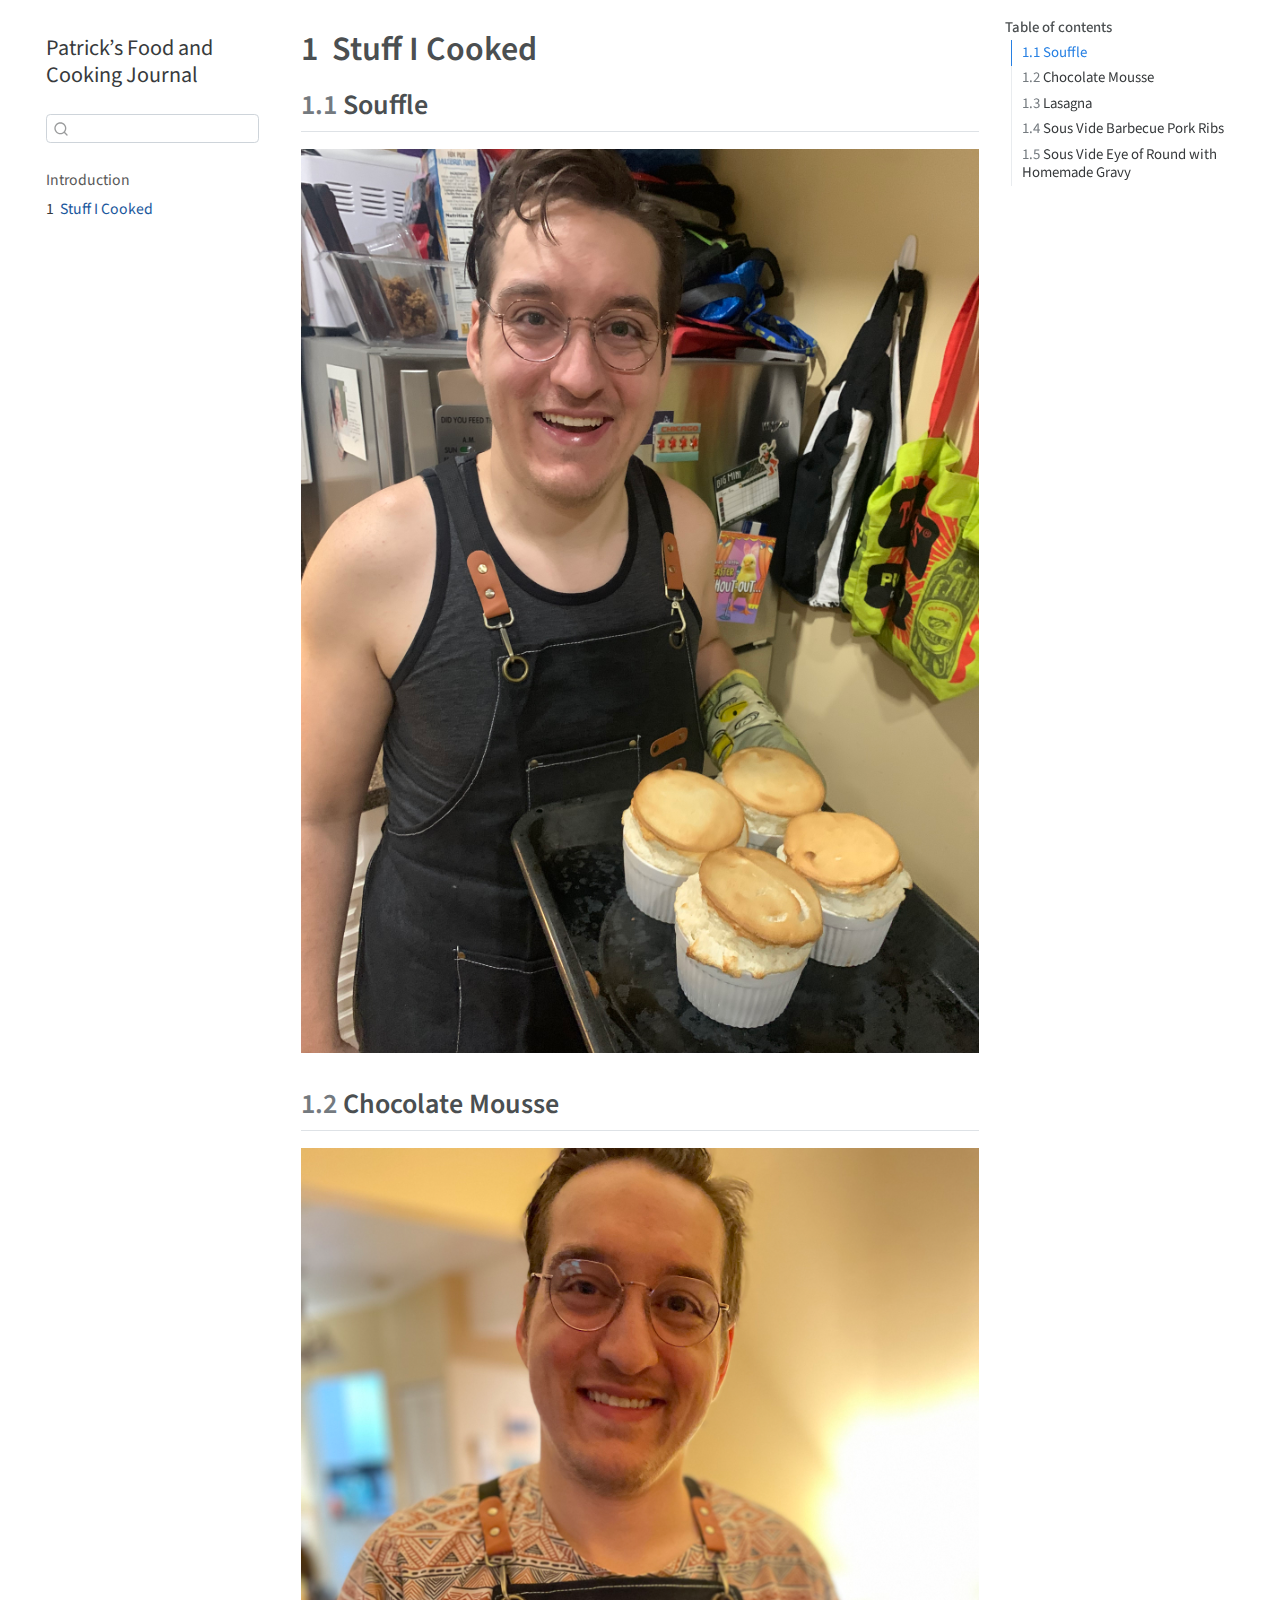
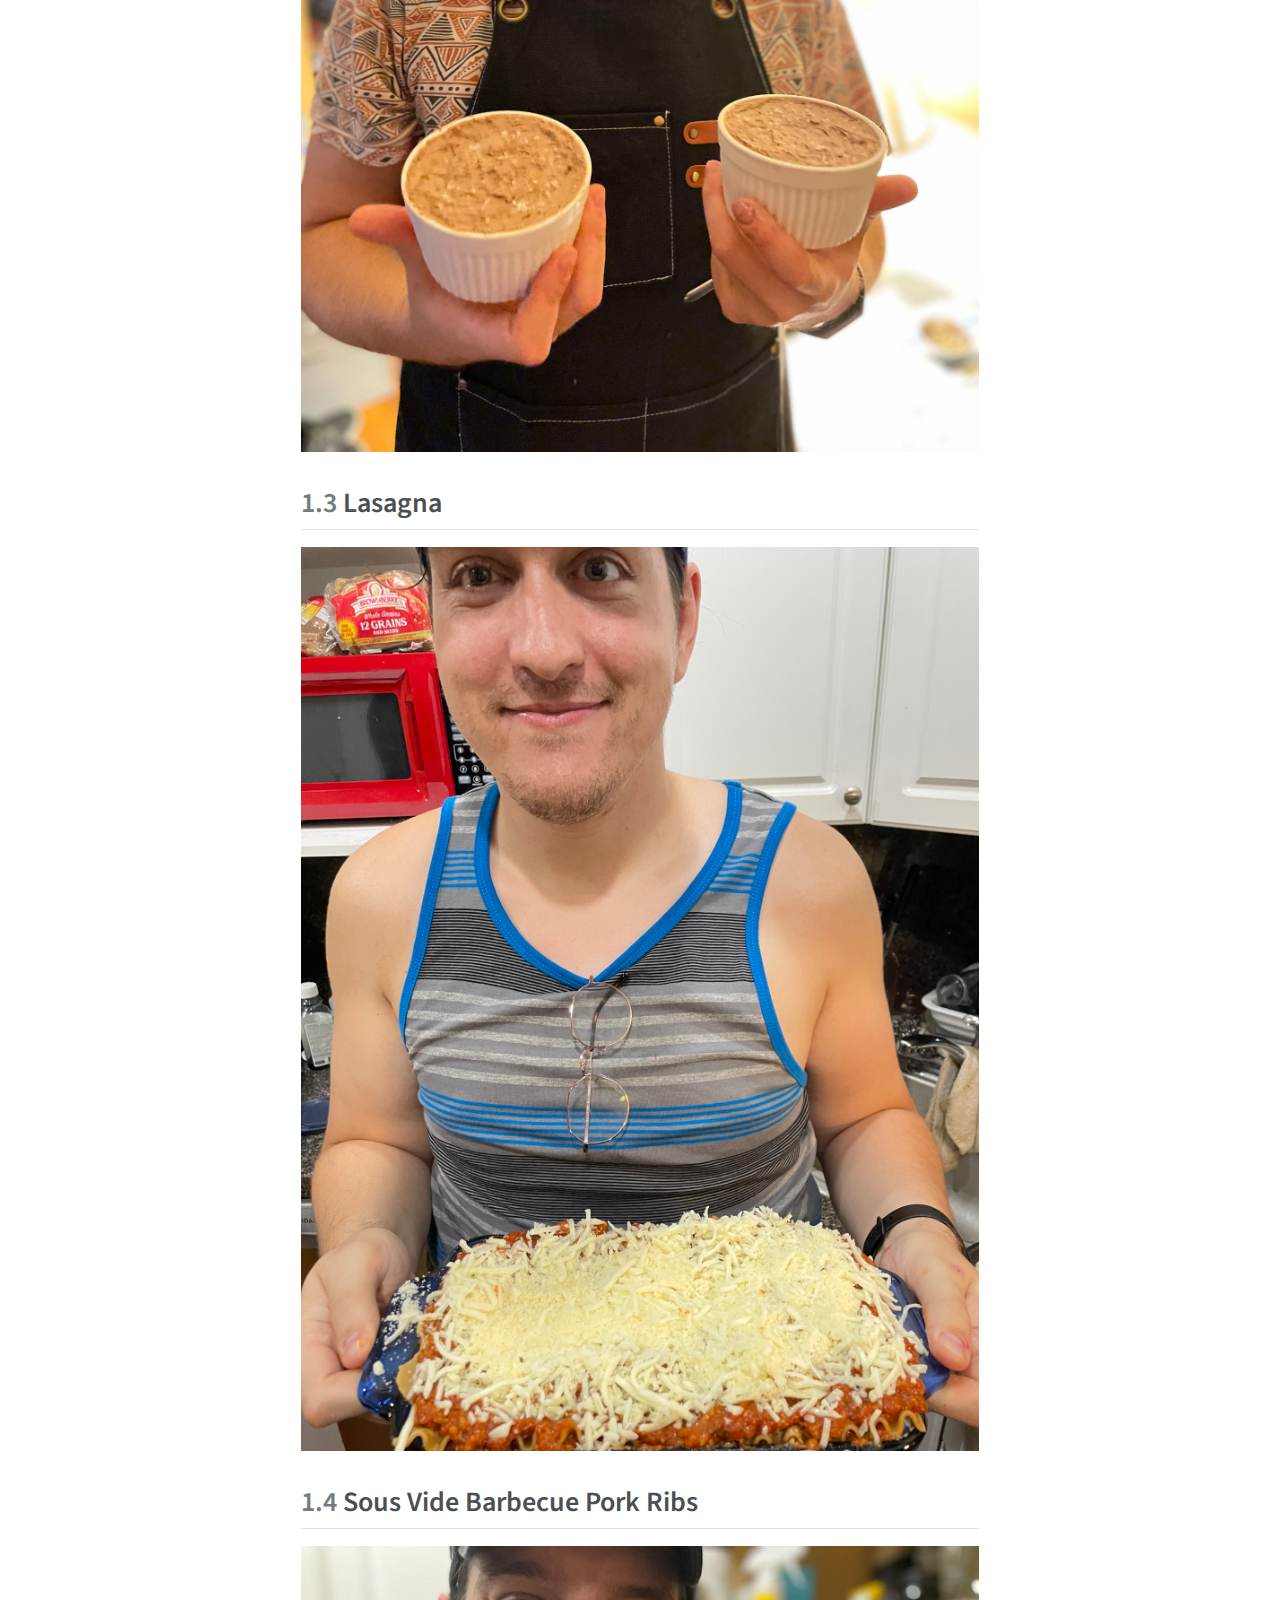
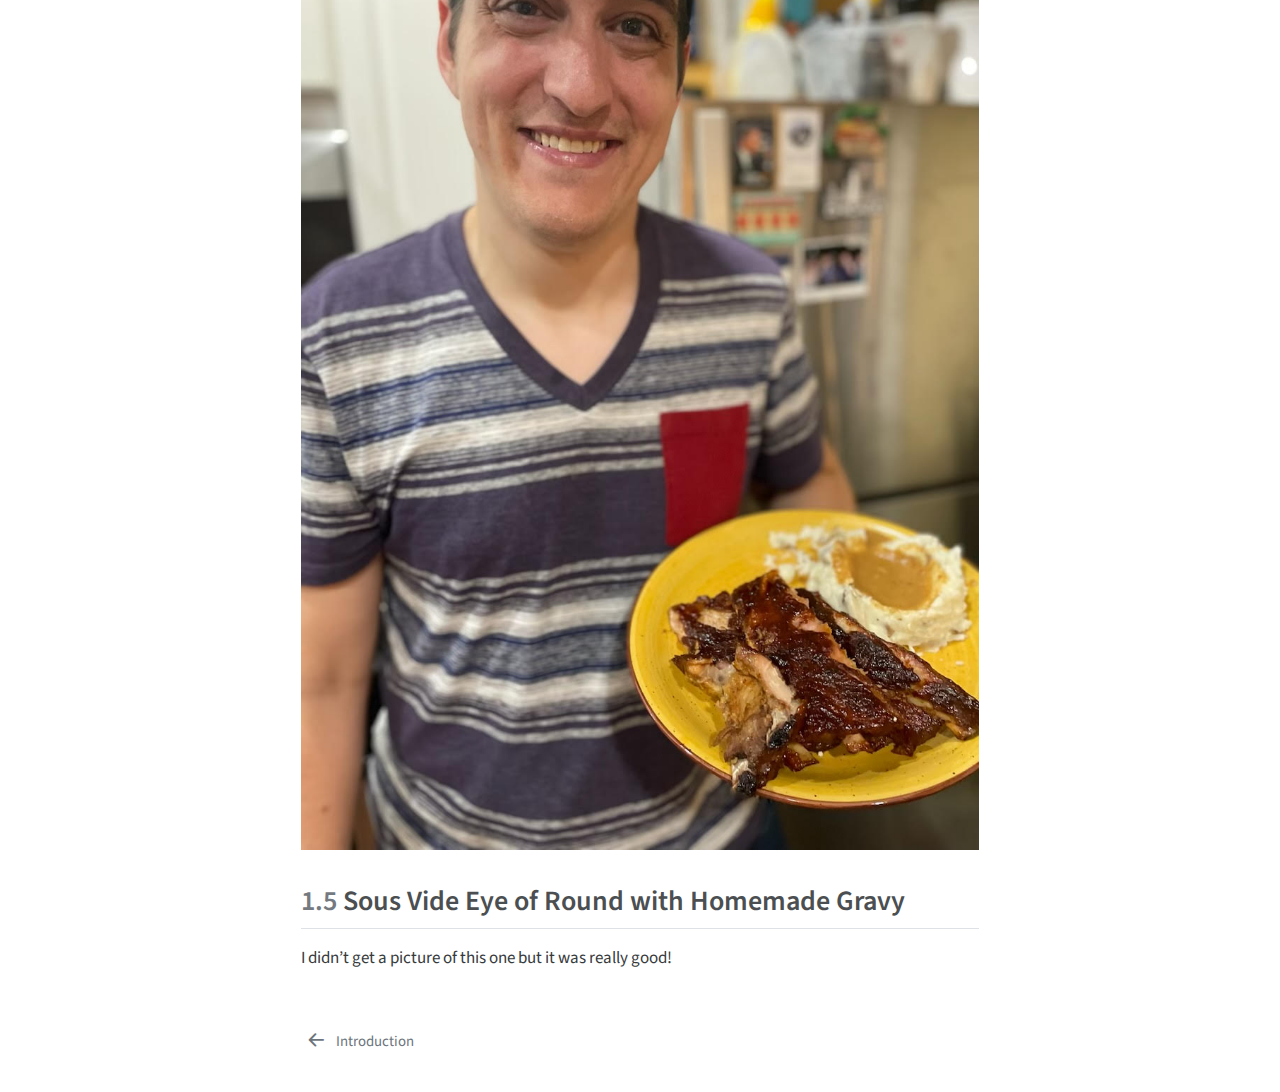
<file: _book/stuff_i_cooked.html>
<!DOCTYPE html>
<html xmlns="http://www.w3.org/1999/xhtml" lang="en" xml:lang="en"><head>

<meta charset="utf-8">
<meta name="generator" content="quarto-1.4.266">

<meta name="viewport" content="width=device-width, initial-scale=1.0, user-scalable=yes">


<title>Patrick’s Food and Cooking Journal - 1&nbsp; Stuff I Cooked</title>
<style>
code{white-space: pre-wrap;}
span.smallcaps{font-variant: small-caps;}
div.columns{display: flex; gap: min(4vw, 1.5em);}
div.column{flex: auto; overflow-x: auto;}
div.hanging-indent{margin-left: 1.5em; text-indent: -1.5em;}
ul.task-list{list-style: none;}
ul.task-list li input[type="checkbox"] {
  width: 0.8em;
  margin: 0 0.8em 0.2em -1em; /* quarto-specific, see https://github.com/quarto-dev/quarto-cli/issues/4556 */ 
  vertical-align: middle;
}
</style>


<script src="site_libs/quarto-nav/quarto-nav.js"></script>
<script src="site_libs/quarto-nav/headroom.min.js"></script>
<script src="site_libs/clipboard/clipboard.min.js"></script>
<script src="site_libs/quarto-search/autocomplete.umd.js"></script>
<script src="site_libs/quarto-search/fuse.min.js"></script>
<script src="site_libs/quarto-search/quarto-search.js"></script>
<meta name="quarto:offset" content="./">
<link href="./index.html" rel="prev">
<script src="site_libs/quarto-html/quarto.js"></script>
<script src="site_libs/quarto-html/popper.min.js"></script>
<script src="site_libs/quarto-html/tippy.umd.min.js"></script>
<script src="site_libs/quarto-html/anchor.min.js"></script>
<link href="site_libs/quarto-html/tippy.css" rel="stylesheet">
<link href="site_libs/quarto-html/quarto-syntax-highlighting.css" rel="stylesheet" id="quarto-text-highlighting-styles">
<script src="site_libs/bootstrap/bootstrap.min.js"></script>
<link href="site_libs/bootstrap/bootstrap-icons.css" rel="stylesheet">
<link href="site_libs/bootstrap/bootstrap.min.css" rel="stylesheet" id="quarto-bootstrap" data-mode="light">
<script id="quarto-search-options" type="application/json">{
  "location": "sidebar",
  "copy-button": false,
  "collapse-after": 3,
  "panel-placement": "start",
  "type": "textbox",
  "limit": 20,
  "keyboard-shortcut": [
    "f",
    "/",
    "s"
  ],
  "language": {
    "search-no-results-text": "No results",
    "search-matching-documents-text": "matching documents",
    "search-copy-link-title": "Copy link to search",
    "search-hide-matches-text": "Hide additional matches",
    "search-more-match-text": "more match in this document",
    "search-more-matches-text": "more matches in this document",
    "search-clear-button-title": "Clear",
    "search-detached-cancel-button-title": "Cancel",
    "search-submit-button-title": "Submit",
    "search-label": "Search"
  }
}</script>


</head>

<body class="nav-sidebar floating">

<div id="quarto-search-results"></div>
  <header id="quarto-header" class="headroom fixed-top">
  <nav class="quarto-secondary-nav">
    <div class="container-fluid d-flex">
      <button type="button" class="quarto-btn-toggle btn" data-bs-toggle="collapse" data-bs-target="#quarto-sidebar,#quarto-sidebar-glass" aria-controls="quarto-sidebar" aria-expanded="false" aria-label="Toggle sidebar navigation" onclick="if (window.quartoToggleHeadroom) { window.quartoToggleHeadroom(); }">
        <i class="bi bi-layout-text-sidebar-reverse"></i>
      </button>
        <nav class="quarto-page-breadcrumbs" aria-label="breadcrumb"><ol class="breadcrumb"><li class="breadcrumb-item"><a href="./stuff_i_cooked.html"><span class="chapter-number">1</span>&nbsp; <span class="chapter-title">Stuff I Cooked</span></a></li></ol></nav>
        <a class="flex-grow-1" role="button" data-bs-toggle="collapse" data-bs-target="#quarto-sidebar,#quarto-sidebar-glass" aria-controls="quarto-sidebar" aria-expanded="false" aria-label="Toggle sidebar navigation" onclick="if (window.quartoToggleHeadroom) { window.quartoToggleHeadroom(); }">      
        </a>
      <button type="button" class="btn quarto-search-button" aria-label="" onclick="window.quartoOpenSearch();">
        <i class="bi bi-search"></i>
      </button>
    </div>
  </nav>
</header>
<!-- content -->
<div id="quarto-content" class="quarto-container page-columns page-rows-contents page-layout-article">
<!-- sidebar -->
  <nav id="quarto-sidebar" class="sidebar collapse collapse-horizontal sidebar-navigation floating overflow-auto">
    <div class="pt-lg-2 mt-2 text-left sidebar-header">
    <div class="sidebar-title mb-0 py-0">
      <a href="./">Patrick’s Food and Cooking Journal</a> 
    </div>
      </div>
        <div class="mt-2 flex-shrink-0 align-items-center">
        <div class="sidebar-search">
        <div id="quarto-search" class="" title="Search"></div>
        </div>
        </div>
    <div class="sidebar-menu-container"> 
    <ul class="list-unstyled mt-1">
        <li class="sidebar-item">
  <div class="sidebar-item-container"> 
  <a href="./index.html" class="sidebar-item-text sidebar-link">
 <span class="menu-text">Introduction</span></a>
  </div>
</li>
        <li class="sidebar-item">
  <div class="sidebar-item-container"> 
  <a href="./stuff_i_cooked.html" class="sidebar-item-text sidebar-link active">
 <span class="menu-text"><span class="chapter-number">1</span>&nbsp; <span class="chapter-title">Stuff I Cooked</span></span></a>
  </div>
</li>
    </ul>
    </div>
</nav>
<div id="quarto-sidebar-glass" data-bs-toggle="collapse" data-bs-target="#quarto-sidebar,#quarto-sidebar-glass"></div>
<!-- margin-sidebar -->
    <div id="quarto-margin-sidebar" class="sidebar margin-sidebar">
        <nav id="TOC" role="doc-toc" class="toc-active">
    <h2 id="toc-title">Table of contents</h2>
   
  <ul>
  <li><a href="#souffle" id="toc-souffle" class="nav-link active" data-scroll-target="#souffle"><span class="header-section-number">1.1</span> Souffle</a></li>
  <li><a href="#chocolate-mousse" id="toc-chocolate-mousse" class="nav-link" data-scroll-target="#chocolate-mousse"><span class="header-section-number">1.2</span> Chocolate Mousse</a></li>
  <li><a href="#lasagna" id="toc-lasagna" class="nav-link" data-scroll-target="#lasagna"><span class="header-section-number">1.3</span> Lasagna</a></li>
  <li><a href="#sous-vide-barbecue-pork-ribs" id="toc-sous-vide-barbecue-pork-ribs" class="nav-link" data-scroll-target="#sous-vide-barbecue-pork-ribs"><span class="header-section-number">1.4</span> Sous Vide Barbecue Pork Ribs</a></li>
  <li><a href="#sous-vide-eye-of-round-with-homemade-gravy" id="toc-sous-vide-eye-of-round-with-homemade-gravy" class="nav-link" data-scroll-target="#sous-vide-eye-of-round-with-homemade-gravy"><span class="header-section-number">1.5</span> Sous Vide Eye of Round with Homemade Gravy</a></li>
  </ul>
</nav>
    </div>
<!-- main -->
<main class="content" id="quarto-document-content">

<header id="title-block-header" class="quarto-title-block default">
<div class="quarto-title">
<h1 class="title"><span class="chapter-number">1</span>&nbsp; <span class="chapter-title">Stuff I Cooked</span></h1>
</div>



<div class="quarto-title-meta">

    
  
    
  </div>
  


</header>

<!-- One rule I tried to follow is that unhealthy food is OK if it was something I made myself -- especially if it was something I hadn't made before. That way, I could feel good about myself either way! Here's some of the stuff I've made. -->
<section id="souffle" class="level2" data-number="1.1">
<h2 data-number="1.1" class="anchored" data-anchor-id="souffle"><span class="header-section-number">1.1</span> Souffle</h2>
<p><img src=".\misc/IMG-8723.jpg" class="img-fluid" alt="souffle"></p>
</section>
<section id="chocolate-mousse" class="level2" data-number="1.2">
<h2 data-number="1.2" class="anchored" data-anchor-id="chocolate-mousse"><span class="header-section-number">1.2</span> Chocolate Mousse</h2>
<p><img src=".\misc/IMG-5591.jpg" class="img-fluid" alt="chocolate_mousse"></p>
</section>
<section id="lasagna" class="level2" data-number="1.3">
<h2 data-number="1.3" class="anchored" data-anchor-id="lasagna"><span class="header-section-number">1.3</span> Lasagna</h2>
<p><img src=".\misc/IMG-4295.jpg" class="img-fluid" alt="lasagna"></p>
</section>
<section id="sous-vide-barbecue-pork-ribs" class="level2" data-number="1.4">
<h2 data-number="1.4" class="anchored" data-anchor-id="sous-vide-barbecue-pork-ribs"><span class="header-section-number">1.4</span> Sous Vide Barbecue Pork Ribs</h2>
<p><img src=".\misc/ribs.jpg" class="img-fluid" alt="ribs"></p>
</section>
<section id="sous-vide-eye-of-round-with-homemade-gravy" class="level2" data-number="1.5">
<h2 data-number="1.5" class="anchored" data-anchor-id="sous-vide-eye-of-round-with-homemade-gravy"><span class="header-section-number">1.5</span> Sous Vide Eye of Round with Homemade Gravy</h2>
<p>I didn’t get a picture of this one but it was really good!</p>


</section>

</main> <!-- /main -->
<script id="quarto-html-after-body" type="application/javascript">
window.document.addEventListener("DOMContentLoaded", function (event) {
  const toggleBodyColorMode = (bsSheetEl) => {
    const mode = bsSheetEl.getAttribute("data-mode");
    const bodyEl = window.document.querySelector("body");
    if (mode === "dark") {
      bodyEl.classList.add("quarto-dark");
      bodyEl.classList.remove("quarto-light");
    } else {
      bodyEl.classList.add("quarto-light");
      bodyEl.classList.remove("quarto-dark");
    }
  }
  const toggleBodyColorPrimary = () => {
    const bsSheetEl = window.document.querySelector("link#quarto-bootstrap");
    if (bsSheetEl) {
      toggleBodyColorMode(bsSheetEl);
    }
  }
  toggleBodyColorPrimary();  
  const icon = "";
  const anchorJS = new window.AnchorJS();
  anchorJS.options = {
    placement: 'right',
    icon: icon
  };
  anchorJS.add('.anchored');
  const isCodeAnnotation = (el) => {
    for (const clz of el.classList) {
      if (clz.startsWith('code-annotation-')) {                     
        return true;
      }
    }
    return false;
  }
  const clipboard = new window.ClipboardJS('.code-copy-button', {
    text: function(trigger) {
      const codeEl = trigger.previousElementSibling.cloneNode(true);
      for (const childEl of codeEl.children) {
        if (isCodeAnnotation(childEl)) {
          childEl.remove();
        }
      }
      return codeEl.innerText;
    }
  });
  clipboard.on('success', function(e) {
    // button target
    const button = e.trigger;
    // don't keep focus
    button.blur();
    // flash "checked"
    button.classList.add('code-copy-button-checked');
    var currentTitle = button.getAttribute("title");
    button.setAttribute("title", "Copied!");
    let tooltip;
    if (window.bootstrap) {
      button.setAttribute("data-bs-toggle", "tooltip");
      button.setAttribute("data-bs-placement", "left");
      button.setAttribute("data-bs-title", "Copied!");
      tooltip = new bootstrap.Tooltip(button, 
        { trigger: "manual", 
          customClass: "code-copy-button-tooltip",
          offset: [0, -8]});
      tooltip.show();    
    }
    setTimeout(function() {
      if (tooltip) {
        tooltip.hide();
        button.removeAttribute("data-bs-title");
        button.removeAttribute("data-bs-toggle");
        button.removeAttribute("data-bs-placement");
      }
      button.setAttribute("title", currentTitle);
      button.classList.remove('code-copy-button-checked');
    }, 1000);
    // clear code selection
    e.clearSelection();
  });
  function tippyHover(el, contentFn, onTriggerFn, onUntriggerFn) {
    const config = {
      allowHTML: true,
      maxWidth: 500,
      delay: 100,
      arrow: false,
      appendTo: function(el) {
          return el.parentElement;
      },
      interactive: true,
      interactiveBorder: 10,
      theme: 'quarto',
      placement: 'bottom-start',
    };
    if (contentFn) {
      config.content = contentFn;
    }
    if (onTriggerFn) {
      config.onTrigger = onTriggerFn;
    }
    if (onUntriggerFn) {
      config.onUntrigger = onUntriggerFn;
    }
    window.tippy(el, config); 
  }
  const noterefs = window.document.querySelectorAll('a[role="doc-noteref"]');
  for (var i=0; i<noterefs.length; i++) {
    const ref = noterefs[i];
    tippyHover(ref, function() {
      // use id or data attribute instead here
      let href = ref.getAttribute('data-footnote-href') || ref.getAttribute('href');
      try { href = new URL(href).hash; } catch {}
      const id = href.replace(/^#\/?/, "");
      const note = window.document.getElementById(id);
      return note.innerHTML;
    });
  }
  const xrefs = window.document.querySelectorAll('a.quarto-xref');
  const processXRef = (id, note) => {
    // Strip column container classes
    const stripColumnClz = (el) => {
      el.classList.remove("page-full", "page-columns");
      if (el.children) {
        for (const child of el.children) {
          stripColumnClz(child);
        }
      }
    }
    stripColumnClz(note)
    if (id.startsWith('sec-')) {
      // Special case sections, only their first couple elements
      const container = document.createElement("div");
      if (note.children && note.children.length > 2) {
        for (let i = 0; i < 2; i++) {
          container.appendChild(note.children[i].cloneNode(true));
        }
        return container.innerHTML
      } else {
        return note.innerHTML;
      }
    } else {
      // Remove any anchor links if they are present
      const anchorLink = note.querySelector('a.anchorjs-link');
      if (anchorLink) {
        anchorLink.remove();
      }
      return note.innerHTML;
    }
  }
  for (var i=0; i<xrefs.length; i++) {
    const xref = xrefs[i];
    tippyHover(xref, undefined, function(instance) {
      instance.disable();
      let url = xref.getAttribute('href');
      let hash = undefined; 
      if (url.startsWith('#')) {
        hash = url;
      } else {
        try { hash = new URL(url).hash; } catch {}
      }
      if (hash) {
        const id = hash.replace(/^#\/?/, "");
        const note = window.document.getElementById(id);
        if (note !== null) {
          try {
            const html = processXRef(id, note.cloneNode(true));
            instance.setContent(html);
          } finally {
            instance.enable();
            instance.show();
          }
        } else {
          // See if we can fetch this
          fetch(url.split('#')[0])
          .then(res => res.text())
          .then(html => {
            const parser = new DOMParser();
            const htmlDoc = parser.parseFromString(html, "text/html");
            const note = htmlDoc.getElementById(id);
            if (note !== null) {
              const html = processXRef(id, note);
              instance.setContent(html);
            } 
          }).finally(() => {
            instance.enable();
            instance.show();
          });
        }
      }
    }, function(instance) {
    });
  }
      let selectedAnnoteEl;
      const selectorForAnnotation = ( cell, annotation) => {
        let cellAttr = 'data-code-cell="' + cell + '"';
        let lineAttr = 'data-code-annotation="' +  annotation + '"';
        const selector = 'span[' + cellAttr + '][' + lineAttr + ']';
        return selector;
      }
      const selectCodeLines = (annoteEl) => {
        const doc = window.document;
        const targetCell = annoteEl.getAttribute("data-target-cell");
        const targetAnnotation = annoteEl.getAttribute("data-target-annotation");
        const annoteSpan = window.document.querySelector(selectorForAnnotation(targetCell, targetAnnotation));
        const lines = annoteSpan.getAttribute("data-code-lines").split(",");
        const lineIds = lines.map((line) => {
          return targetCell + "-" + line;
        })
        let top = null;
        let height = null;
        let parent = null;
        if (lineIds.length > 0) {
            //compute the position of the single el (top and bottom and make a div)
            const el = window.document.getElementById(lineIds[0]);
            top = el.offsetTop;
            height = el.offsetHeight;
            parent = el.parentElement.parentElement;
          if (lineIds.length > 1) {
            const lastEl = window.document.getElementById(lineIds[lineIds.length - 1]);
            const bottom = lastEl.offsetTop + lastEl.offsetHeight;
            height = bottom - top;
          }
          if (top !== null && height !== null && parent !== null) {
            // cook up a div (if necessary) and position it 
            let div = window.document.getElementById("code-annotation-line-highlight");
            if (div === null) {
              div = window.document.createElement("div");
              div.setAttribute("id", "code-annotation-line-highlight");
              div.style.position = 'absolute';
              parent.appendChild(div);
            }
            div.style.top = top - 2 + "px";
            div.style.height = height + 4 + "px";
            div.style.left = 0;
            let gutterDiv = window.document.getElementById("code-annotation-line-highlight-gutter");
            if (gutterDiv === null) {
              gutterDiv = window.document.createElement("div");
              gutterDiv.setAttribute("id", "code-annotation-line-highlight-gutter");
              gutterDiv.style.position = 'absolute';
              const codeCell = window.document.getElementById(targetCell);
              const gutter = codeCell.querySelector('.code-annotation-gutter');
              gutter.appendChild(gutterDiv);
            }
            gutterDiv.style.top = top - 2 + "px";
            gutterDiv.style.height = height + 4 + "px";
          }
          selectedAnnoteEl = annoteEl;
        }
      };
      const unselectCodeLines = () => {
        const elementsIds = ["code-annotation-line-highlight", "code-annotation-line-highlight-gutter"];
        elementsIds.forEach((elId) => {
          const div = window.document.getElementById(elId);
          if (div) {
            div.remove();
          }
        });
        selectedAnnoteEl = undefined;
      };
      // Attach click handler to the DT
      const annoteDls = window.document.querySelectorAll('dt[data-target-cell]');
      for (const annoteDlNode of annoteDls) {
        annoteDlNode.addEventListener('click', (event) => {
          const clickedEl = event.target;
          if (clickedEl !== selectedAnnoteEl) {
            unselectCodeLines();
            const activeEl = window.document.querySelector('dt[data-target-cell].code-annotation-active');
            if (activeEl) {
              activeEl.classList.remove('code-annotation-active');
            }
            selectCodeLines(clickedEl);
            clickedEl.classList.add('code-annotation-active');
          } else {
            // Unselect the line
            unselectCodeLines();
            clickedEl.classList.remove('code-annotation-active');
          }
        });
      }
  const findCites = (el) => {
    const parentEl = el.parentElement;
    if (parentEl) {
      const cites = parentEl.dataset.cites;
      if (cites) {
        return {
          el,
          cites: cites.split(' ')
        };
      } else {
        return findCites(el.parentElement)
      }
    } else {
      return undefined;
    }
  };
  var bibliorefs = window.document.querySelectorAll('a[role="doc-biblioref"]');
  for (var i=0; i<bibliorefs.length; i++) {
    const ref = bibliorefs[i];
    const citeInfo = findCites(ref);
    if (citeInfo) {
      tippyHover(citeInfo.el, function() {
        var popup = window.document.createElement('div');
        citeInfo.cites.forEach(function(cite) {
          var citeDiv = window.document.createElement('div');
          citeDiv.classList.add('hanging-indent');
          citeDiv.classList.add('csl-entry');
          var biblioDiv = window.document.getElementById('ref-' + cite);
          if (biblioDiv) {
            citeDiv.innerHTML = biblioDiv.innerHTML;
          }
          popup.appendChild(citeDiv);
        });
        return popup.innerHTML;
      });
    }
  }
});
</script>
<nav class="page-navigation">
  <div class="nav-page nav-page-previous">
      <a href="./index.html" class="pagination-link">
        <i class="bi bi-arrow-left-short"></i> <span class="nav-page-text">Introduction</span>
      </a>          
  </div>
  <div class="nav-page nav-page-next">
  </div>
</nav>
</div> <!-- /content -->




</body></html>
</file>
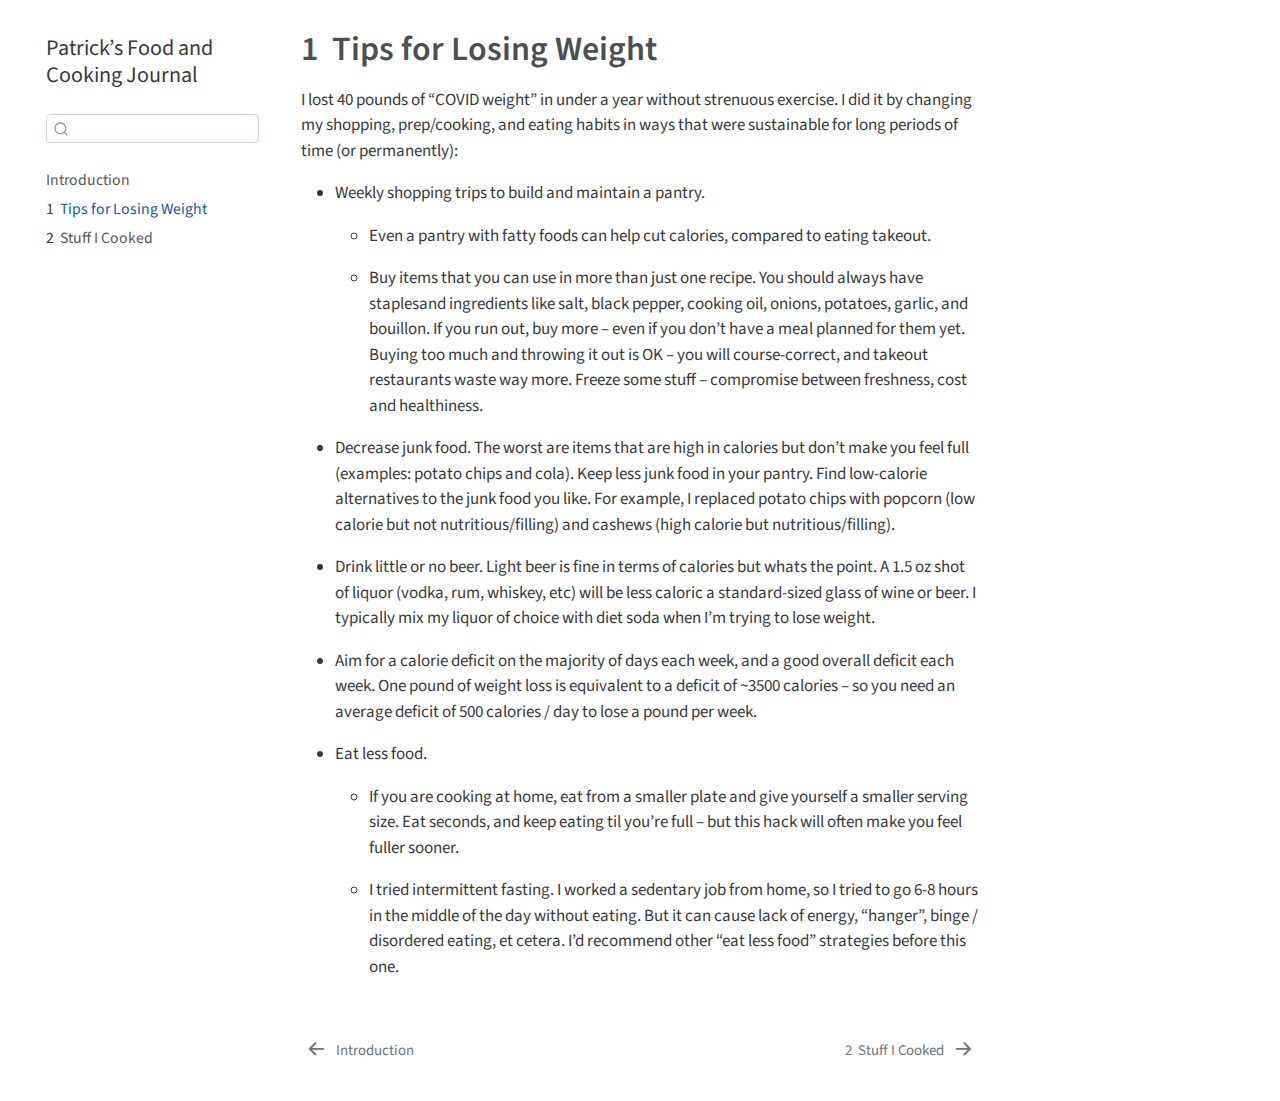
<file: _book/weight_loss.html>
<!DOCTYPE html>
<html xmlns="http://www.w3.org/1999/xhtml" lang="en" xml:lang="en"><head>

<meta charset="utf-8">
<meta name="generator" content="quarto-1.3.340">

<meta name="viewport" content="width=device-width, initial-scale=1.0, user-scalable=yes">


<title>Patrick’s Food and Cooking Journal - 1&nbsp; Tips for Losing Weight</title>
<style>
code{white-space: pre-wrap;}
span.smallcaps{font-variant: small-caps;}
div.columns{display: flex; gap: min(4vw, 1.5em);}
div.column{flex: auto; overflow-x: auto;}
div.hanging-indent{margin-left: 1.5em; text-indent: -1.5em;}
ul.task-list{list-style: none;}
ul.task-list li input[type="checkbox"] {
  width: 0.8em;
  margin: 0 0.8em 0.2em -1em; /* quarto-specific, see https://github.com/quarto-dev/quarto-cli/issues/4556 */ 
  vertical-align: middle;
}
</style>


<script src="site_libs/quarto-nav/quarto-nav.js"></script>
<script src="site_libs/quarto-nav/headroom.min.js"></script>
<script src="site_libs/clipboard/clipboard.min.js"></script>
<script src="site_libs/quarto-search/autocomplete.umd.js"></script>
<script src="site_libs/quarto-search/fuse.min.js"></script>
<script src="site_libs/quarto-search/quarto-search.js"></script>
<meta name="quarto:offset" content="./">
<link href="./stuff_i_cooked.html" rel="next">
<link href="./index.html" rel="prev">
<script src="site_libs/quarto-html/quarto.js"></script>
<script src="site_libs/quarto-html/popper.min.js"></script>
<script src="site_libs/quarto-html/tippy.umd.min.js"></script>
<script src="site_libs/quarto-html/anchor.min.js"></script>
<link href="site_libs/quarto-html/tippy.css" rel="stylesheet">
<link href="site_libs/quarto-html/quarto-syntax-highlighting.css" rel="stylesheet" id="quarto-text-highlighting-styles">
<script src="site_libs/bootstrap/bootstrap.min.js"></script>
<link href="site_libs/bootstrap/bootstrap-icons.css" rel="stylesheet">
<link href="site_libs/bootstrap/bootstrap.min.css" rel="stylesheet" id="quarto-bootstrap" data-mode="light">
<script id="quarto-search-options" type="application/json">{
  "location": "sidebar",
  "copy-button": false,
  "collapse-after": 3,
  "panel-placement": "start",
  "type": "textbox",
  "limit": 20,
  "language": {
    "search-no-results-text": "No results",
    "search-matching-documents-text": "matching documents",
    "search-copy-link-title": "Copy link to search",
    "search-hide-matches-text": "Hide additional matches",
    "search-more-match-text": "more match in this document",
    "search-more-matches-text": "more matches in this document",
    "search-clear-button-title": "Clear",
    "search-detached-cancel-button-title": "Cancel",
    "search-submit-button-title": "Submit"
  }
}</script>


</head>

<body class="nav-sidebar floating">

<div id="quarto-search-results"></div>
  <header id="quarto-header" class="headroom fixed-top">
  <nav class="quarto-secondary-nav">
    <div class="container-fluid d-flex">
      <button type="button" class="quarto-btn-toggle btn" data-bs-toggle="collapse" data-bs-target="#quarto-sidebar,#quarto-sidebar-glass" aria-controls="quarto-sidebar" aria-expanded="false" aria-label="Toggle sidebar navigation" onclick="if (window.quartoToggleHeadroom) { window.quartoToggleHeadroom(); }">
        <i class="bi bi-layout-text-sidebar-reverse"></i>
      </button>
      <nav class="quarto-page-breadcrumbs" aria-label="breadcrumb"><ol class="breadcrumb"><li class="breadcrumb-item"><a href="./weight_loss.html"><span class="chapter-number">1</span>&nbsp; <span class="chapter-title">Tips for Losing Weight</span></a></li></ol></nav>
      <a class="flex-grow-1" role="button" data-bs-toggle="collapse" data-bs-target="#quarto-sidebar,#quarto-sidebar-glass" aria-controls="quarto-sidebar" aria-expanded="false" aria-label="Toggle sidebar navigation" onclick="if (window.quartoToggleHeadroom) { window.quartoToggleHeadroom(); }">      
      </a>
      <button type="button" class="btn quarto-search-button" aria-label="Search" onclick="window.quartoOpenSearch();">
        <i class="bi bi-search"></i>
      </button>
    </div>
  </nav>
</header>
<!-- content -->
<div id="quarto-content" class="quarto-container page-columns page-rows-contents page-layout-article">
<!-- sidebar -->
  <nav id="quarto-sidebar" class="sidebar collapse collapse-horizontal sidebar-navigation floating overflow-auto">
    <div class="pt-lg-2 mt-2 text-left sidebar-header">
    <div class="sidebar-title mb-0 py-0">
      <a href="./">Patrick’s Food and Cooking Journal</a> 
    </div>
      </div>
        <div class="mt-2 flex-shrink-0 align-items-center">
        <div class="sidebar-search">
        <div id="quarto-search" class="" title="Search"></div>
        </div>
        </div>
    <div class="sidebar-menu-container"> 
    <ul class="list-unstyled mt-1">
        <li class="sidebar-item">
  <div class="sidebar-item-container"> 
  <a href="./index.html" class="sidebar-item-text sidebar-link">
 <span class="menu-text">Introduction</span></a>
  </div>
</li>
        <li class="sidebar-item">
  <div class="sidebar-item-container"> 
  <a href="./weight_loss.html" class="sidebar-item-text sidebar-link active">
 <span class="menu-text"><span class="chapter-number">1</span>&nbsp; <span class="chapter-title">Tips for Losing Weight</span></span></a>
  </div>
</li>
        <li class="sidebar-item">
  <div class="sidebar-item-container"> 
  <a href="./stuff_i_cooked.html" class="sidebar-item-text sidebar-link">
 <span class="menu-text"><span class="chapter-number">2</span>&nbsp; <span class="chapter-title">Stuff I Cooked</span></span></a>
  </div>
</li>
    </ul>
    </div>
</nav>
<div id="quarto-sidebar-glass" data-bs-toggle="collapse" data-bs-target="#quarto-sidebar,#quarto-sidebar-glass"></div>
<!-- margin-sidebar -->
    <div id="quarto-margin-sidebar" class="sidebar margin-sidebar">
        
    </div>
<!-- main -->
<main class="content" id="quarto-document-content">

<header id="title-block-header" class="quarto-title-block default">
<div class="quarto-title">
<h1 class="title"><span class="chapter-number">1</span>&nbsp; <span class="chapter-title">Tips for Losing Weight</span></h1>
</div>



<div class="quarto-title-meta">

    
  
    
  </div>
  

</header>

<p>I lost 40 pounds of “COVID weight” in under a year without strenuous exercise. I did it by changing my shopping, prep/cooking, and eating habits in ways that were sustainable for long periods of time (or permanently):</p>
<ul>
<li><p>Weekly shopping trips to build and maintain a pantry.</p>
<ul>
<li><p>Even a pantry with fatty foods can help cut calories, compared to eating takeout.</p></li>
<li><p>Buy items that you can use in more than just one recipe. You should always have staplesand ingredients like salt, black pepper, cooking oil, onions, potatoes, garlic, and bouillon. If you run out, buy more – even if you don’t have a meal planned for them yet. Buying too much and throwing it out is OK – you will course-correct, and takeout restaurants waste way more. Freeze some stuff – compromise between freshness, cost and healthiness.</p></li>
</ul></li>
<li><p>Decrease junk food. The worst are items that are high in calories but don’t make you feel full (examples: potato chips and cola). Keep less junk food in your pantry. Find low-calorie alternatives to the junk food you like. For example, I replaced potato chips with popcorn (low calorie but not nutritious/filling) and cashews (high calorie but nutritious/filling).</p></li>
<li><p>Drink little or no beer. Light beer is fine in terms of calories but whats the point. A 1.5 oz shot of liquor (vodka, rum, whiskey, etc) will be less caloric a standard-sized glass of wine or beer. I typically mix my liquor of choice with diet soda when I’m trying to lose weight.</p></li>
<li><p>Aim for a calorie deficit on the majority of days each week, and a good overall deficit each week. One pound of weight loss is equivalent to a deficit of ~3500 calories – so you need an average deficit of 500 calories / day to lose a pound per week.</p></li>
<li><p>Eat less food.</p>
<ul>
<li><p>If you are cooking at home, eat from a smaller plate and give yourself a smaller serving size. Eat seconds, and keep eating til you’re full – but this hack will often make you feel fuller sooner.</p></li>
<li><p>I tried intermittent fasting. I worked a sedentary job from home, so I tried to go 6-8 hours in the middle of the day without eating. But it can cause lack of energy, “hanger”, binge / disordered eating, et cetera. I’d recommend other “eat less food” strategies before this one.</p></li>
</ul></li>
</ul>



</main> <!-- /main -->
<script id="quarto-html-after-body" type="application/javascript">
window.document.addEventListener("DOMContentLoaded", function (event) {
  const toggleBodyColorMode = (bsSheetEl) => {
    const mode = bsSheetEl.getAttribute("data-mode");
    const bodyEl = window.document.querySelector("body");
    if (mode === "dark") {
      bodyEl.classList.add("quarto-dark");
      bodyEl.classList.remove("quarto-light");
    } else {
      bodyEl.classList.add("quarto-light");
      bodyEl.classList.remove("quarto-dark");
    }
  }
  const toggleBodyColorPrimary = () => {
    const bsSheetEl = window.document.querySelector("link#quarto-bootstrap");
    if (bsSheetEl) {
      toggleBodyColorMode(bsSheetEl);
    }
  }
  toggleBodyColorPrimary();  
  const icon = "";
  const anchorJS = new window.AnchorJS();
  anchorJS.options = {
    placement: 'right',
    icon: icon
  };
  anchorJS.add('.anchored');
  const isCodeAnnotation = (el) => {
    for (const clz of el.classList) {
      if (clz.startsWith('code-annotation-')) {                     
        return true;
      }
    }
    return false;
  }
  const clipboard = new window.ClipboardJS('.code-copy-button', {
    text: function(trigger) {
      const codeEl = trigger.previousElementSibling.cloneNode(true);
      for (const childEl of codeEl.children) {
        if (isCodeAnnotation(childEl)) {
          childEl.remove();
        }
      }
      return codeEl.innerText;
    }
  });
  clipboard.on('success', function(e) {
    // button target
    const button = e.trigger;
    // don't keep focus
    button.blur();
    // flash "checked"
    button.classList.add('code-copy-button-checked');
    var currentTitle = button.getAttribute("title");
    button.setAttribute("title", "Copied!");
    let tooltip;
    if (window.bootstrap) {
      button.setAttribute("data-bs-toggle", "tooltip");
      button.setAttribute("data-bs-placement", "left");
      button.setAttribute("data-bs-title", "Copied!");
      tooltip = new bootstrap.Tooltip(button, 
        { trigger: "manual", 
          customClass: "code-copy-button-tooltip",
          offset: [0, -8]});
      tooltip.show();    
    }
    setTimeout(function() {
      if (tooltip) {
        tooltip.hide();
        button.removeAttribute("data-bs-title");
        button.removeAttribute("data-bs-toggle");
        button.removeAttribute("data-bs-placement");
      }
      button.setAttribute("title", currentTitle);
      button.classList.remove('code-copy-button-checked');
    }, 1000);
    // clear code selection
    e.clearSelection();
  });
  function tippyHover(el, contentFn) {
    const config = {
      allowHTML: true,
      content: contentFn,
      maxWidth: 500,
      delay: 100,
      arrow: false,
      appendTo: function(el) {
          return el.parentElement;
      },
      interactive: true,
      interactiveBorder: 10,
      theme: 'quarto',
      placement: 'bottom-start'
    };
    window.tippy(el, config); 
  }
  const noterefs = window.document.querySelectorAll('a[role="doc-noteref"]');
  for (var i=0; i<noterefs.length; i++) {
    const ref = noterefs[i];
    tippyHover(ref, function() {
      // use id or data attribute instead here
      let href = ref.getAttribute('data-footnote-href') || ref.getAttribute('href');
      try { href = new URL(href).hash; } catch {}
      const id = href.replace(/^#\/?/, "");
      const note = window.document.getElementById(id);
      return note.innerHTML;
    });
  }
      let selectedAnnoteEl;
      const selectorForAnnotation = ( cell, annotation) => {
        let cellAttr = 'data-code-cell="' + cell + '"';
        let lineAttr = 'data-code-annotation="' +  annotation + '"';
        const selector = 'span[' + cellAttr + '][' + lineAttr + ']';
        return selector;
      }
      const selectCodeLines = (annoteEl) => {
        const doc = window.document;
        const targetCell = annoteEl.getAttribute("data-target-cell");
        const targetAnnotation = annoteEl.getAttribute("data-target-annotation");
        const annoteSpan = window.document.querySelector(selectorForAnnotation(targetCell, targetAnnotation));
        const lines = annoteSpan.getAttribute("data-code-lines").split(",");
        const lineIds = lines.map((line) => {
          return targetCell + "-" + line;
        })
        let top = null;
        let height = null;
        let parent = null;
        if (lineIds.length > 0) {
            //compute the position of the single el (top and bottom and make a div)
            const el = window.document.getElementById(lineIds[0]);
            top = el.offsetTop;
            height = el.offsetHeight;
            parent = el.parentElement.parentElement;
          if (lineIds.length > 1) {
            const lastEl = window.document.getElementById(lineIds[lineIds.length - 1]);
            const bottom = lastEl.offsetTop + lastEl.offsetHeight;
            height = bottom - top;
          }
          if (top !== null && height !== null && parent !== null) {
            // cook up a div (if necessary) and position it 
            let div = window.document.getElementById("code-annotation-line-highlight");
            if (div === null) {
              div = window.document.createElement("div");
              div.setAttribute("id", "code-annotation-line-highlight");
              div.style.position = 'absolute';
              parent.appendChild(div);
            }
            div.style.top = top - 2 + "px";
            div.style.height = height + 4 + "px";
            let gutterDiv = window.document.getElementById("code-annotation-line-highlight-gutter");
            if (gutterDiv === null) {
              gutterDiv = window.document.createElement("div");
              gutterDiv.setAttribute("id", "code-annotation-line-highlight-gutter");
              gutterDiv.style.position = 'absolute';
              const codeCell = window.document.getElementById(targetCell);
              const gutter = codeCell.querySelector('.code-annotation-gutter');
              gutter.appendChild(gutterDiv);
            }
            gutterDiv.style.top = top - 2 + "px";
            gutterDiv.style.height = height + 4 + "px";
          }
          selectedAnnoteEl = annoteEl;
        }
      };
      const unselectCodeLines = () => {
        const elementsIds = ["code-annotation-line-highlight", "code-annotation-line-highlight-gutter"];
        elementsIds.forEach((elId) => {
          const div = window.document.getElementById(elId);
          if (div) {
            div.remove();
          }
        });
        selectedAnnoteEl = undefined;
      };
      // Attach click handler to the DT
      const annoteDls = window.document.querySelectorAll('dt[data-target-cell]');
      for (const annoteDlNode of annoteDls) {
        annoteDlNode.addEventListener('click', (event) => {
          const clickedEl = event.target;
          if (clickedEl !== selectedAnnoteEl) {
            unselectCodeLines();
            const activeEl = window.document.querySelector('dt[data-target-cell].code-annotation-active');
            if (activeEl) {
              activeEl.classList.remove('code-annotation-active');
            }
            selectCodeLines(clickedEl);
            clickedEl.classList.add('code-annotation-active');
          } else {
            // Unselect the line
            unselectCodeLines();
            clickedEl.classList.remove('code-annotation-active');
          }
        });
      }
  const findCites = (el) => {
    const parentEl = el.parentElement;
    if (parentEl) {
      const cites = parentEl.dataset.cites;
      if (cites) {
        return {
          el,
          cites: cites.split(' ')
        };
      } else {
        return findCites(el.parentElement)
      }
    } else {
      return undefined;
    }
  };
  var bibliorefs = window.document.querySelectorAll('a[role="doc-biblioref"]');
  for (var i=0; i<bibliorefs.length; i++) {
    const ref = bibliorefs[i];
    const citeInfo = findCites(ref);
    if (citeInfo) {
      tippyHover(citeInfo.el, function() {
        var popup = window.document.createElement('div');
        citeInfo.cites.forEach(function(cite) {
          var citeDiv = window.document.createElement('div');
          citeDiv.classList.add('hanging-indent');
          citeDiv.classList.add('csl-entry');
          var biblioDiv = window.document.getElementById('ref-' + cite);
          if (biblioDiv) {
            citeDiv.innerHTML = biblioDiv.innerHTML;
          }
          popup.appendChild(citeDiv);
        });
        return popup.innerHTML;
      });
    }
  }
});
</script>
<nav class="page-navigation">
  <div class="nav-page nav-page-previous">
      <a href="./index.html" class="pagination-link">
        <i class="bi bi-arrow-left-short"></i> <span class="nav-page-text">Introduction</span>
      </a>          
  </div>
  <div class="nav-page nav-page-next">
      <a href="./stuff_i_cooked.html" class="pagination-link">
        <span class="nav-page-text"><span class="chapter-number">2</span>&nbsp; <span class="chapter-title">Stuff I Cooked</span></span> <i class="bi bi-arrow-right-short"></i>
      </a>
  </div>
</nav>
</div> <!-- /content -->



</body></html>
</file>
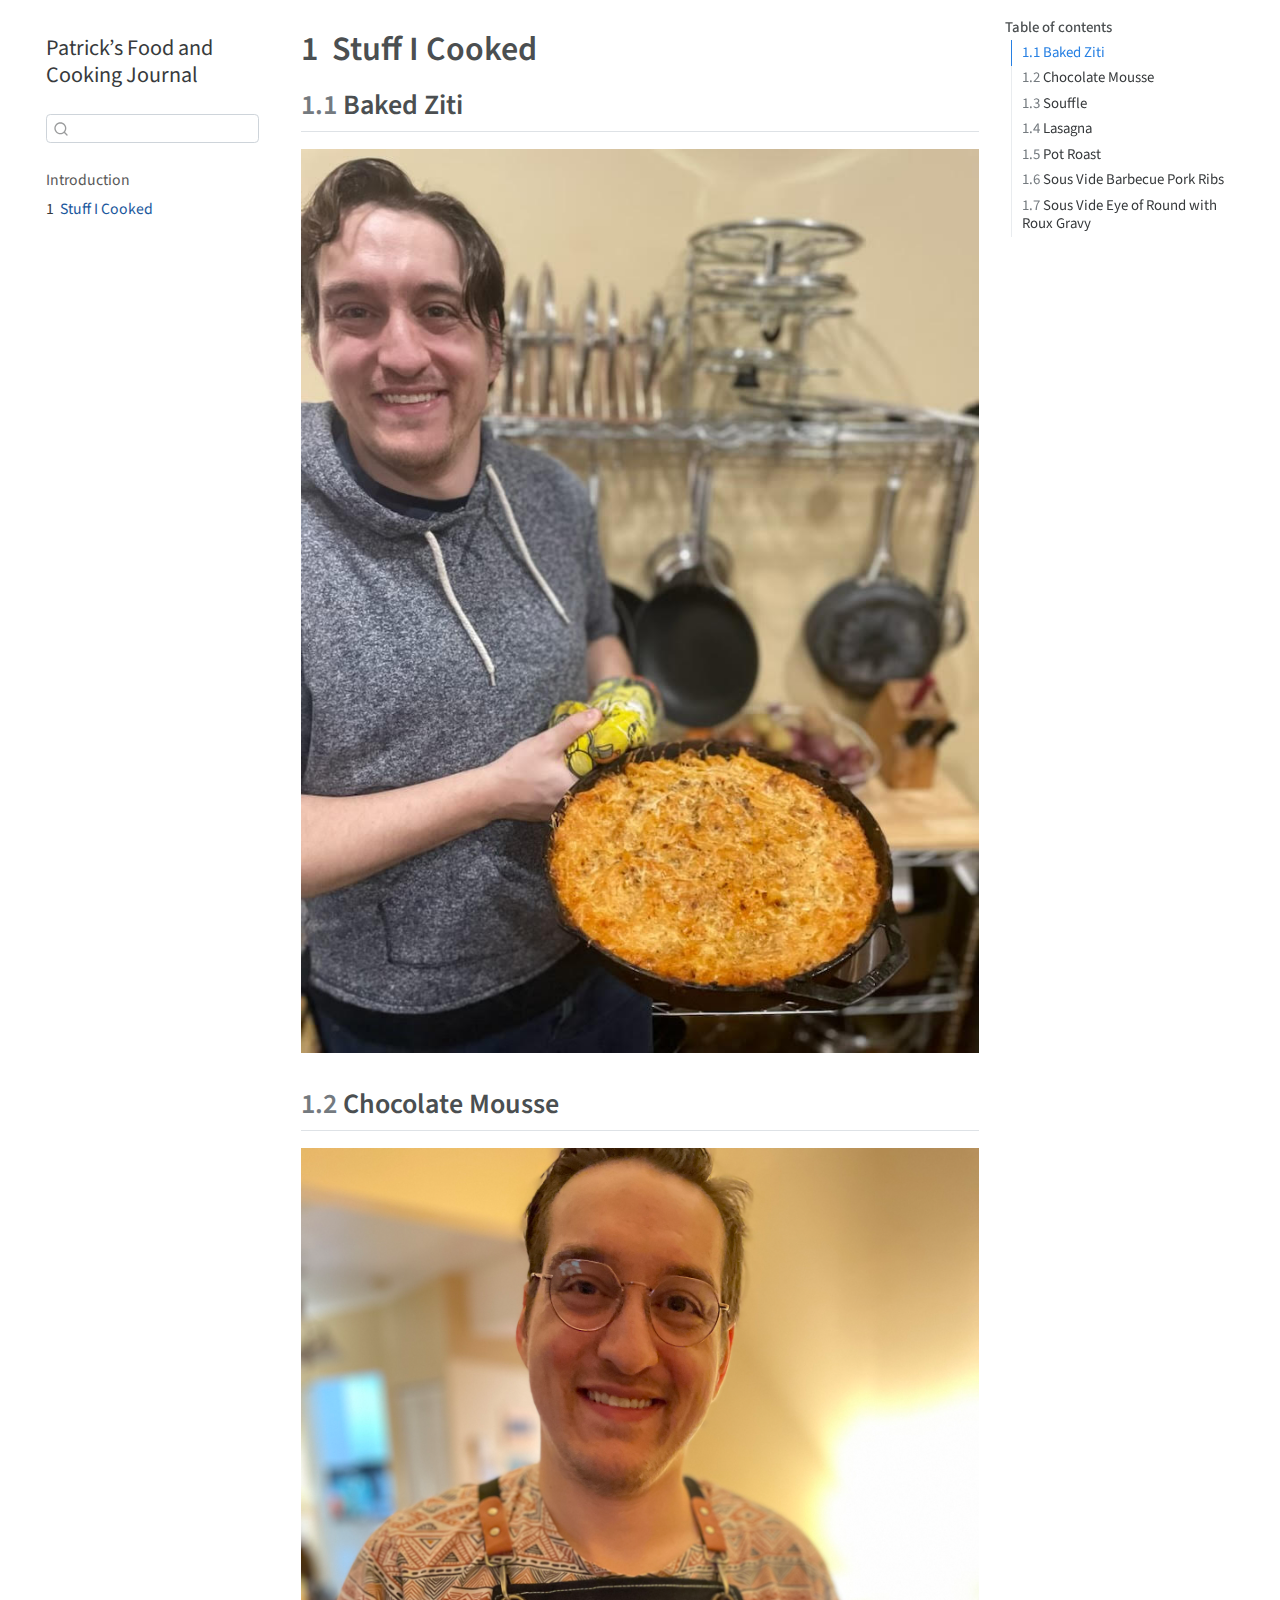
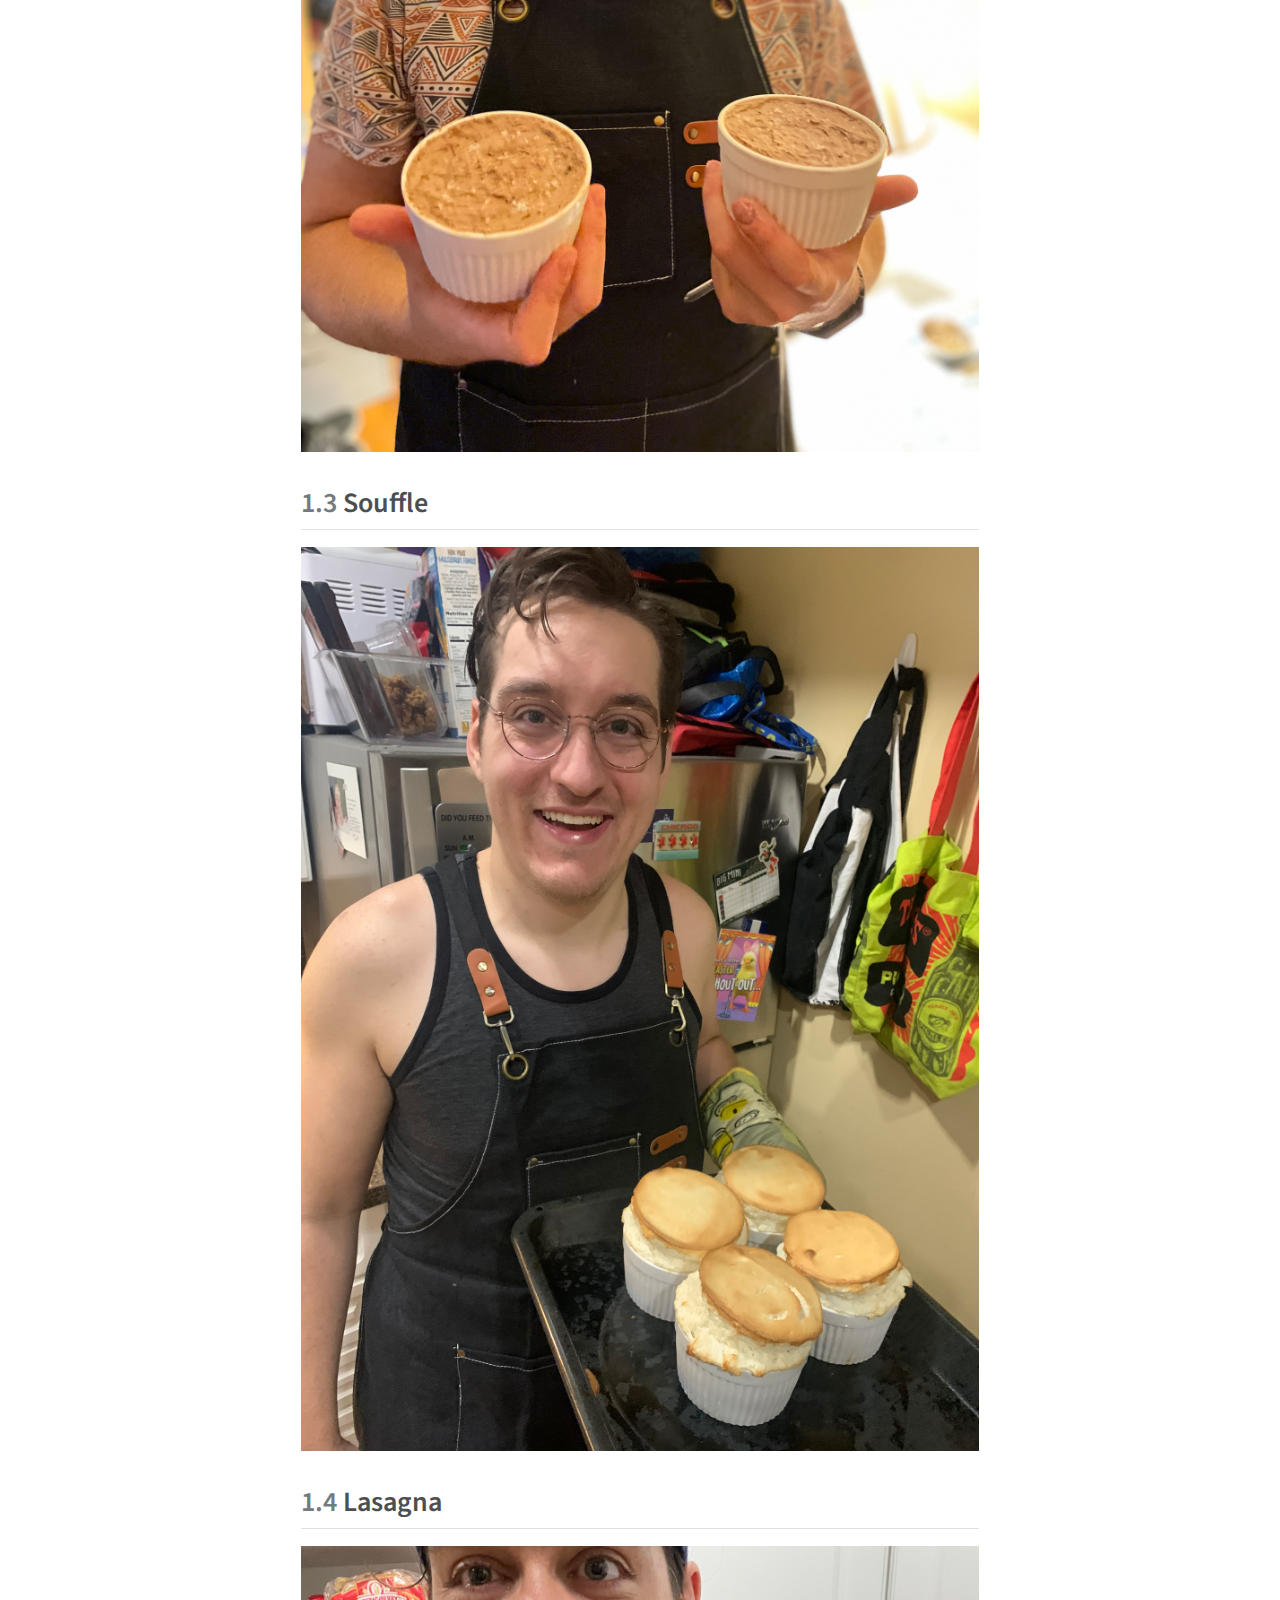
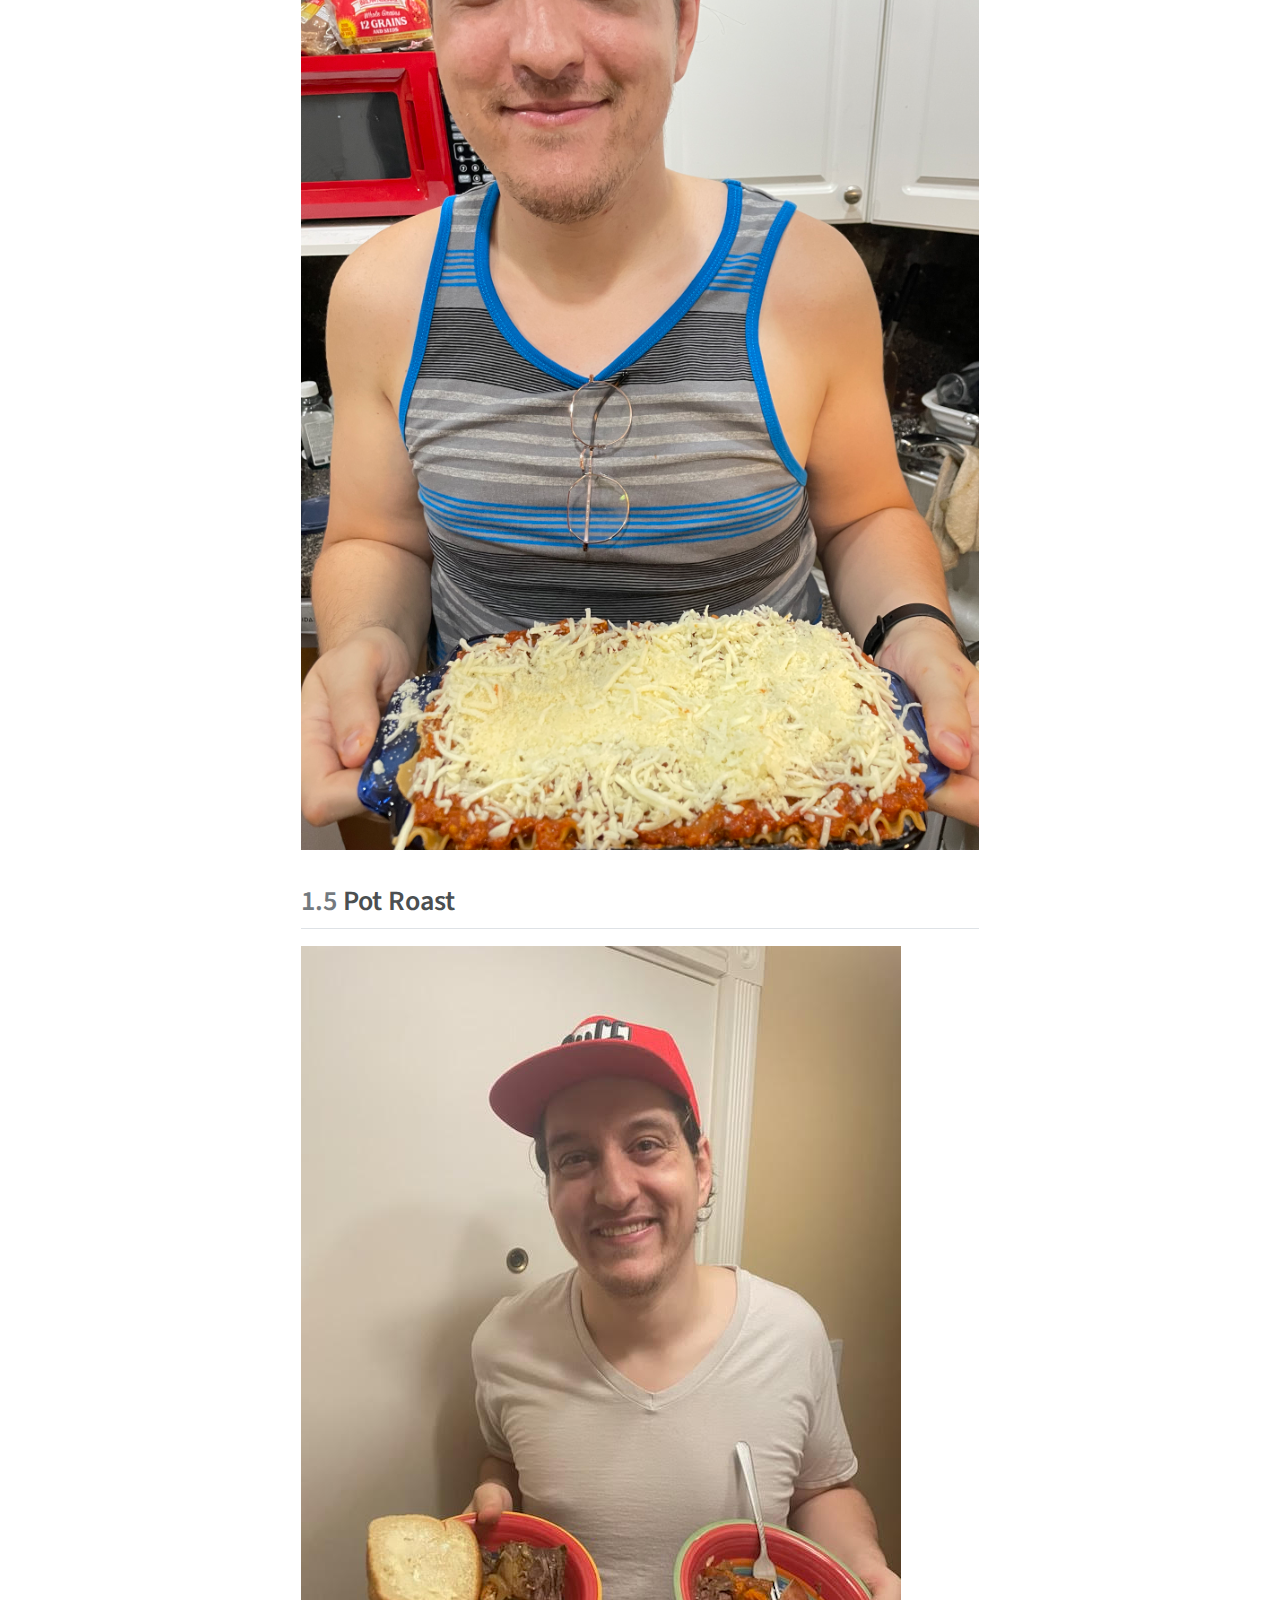
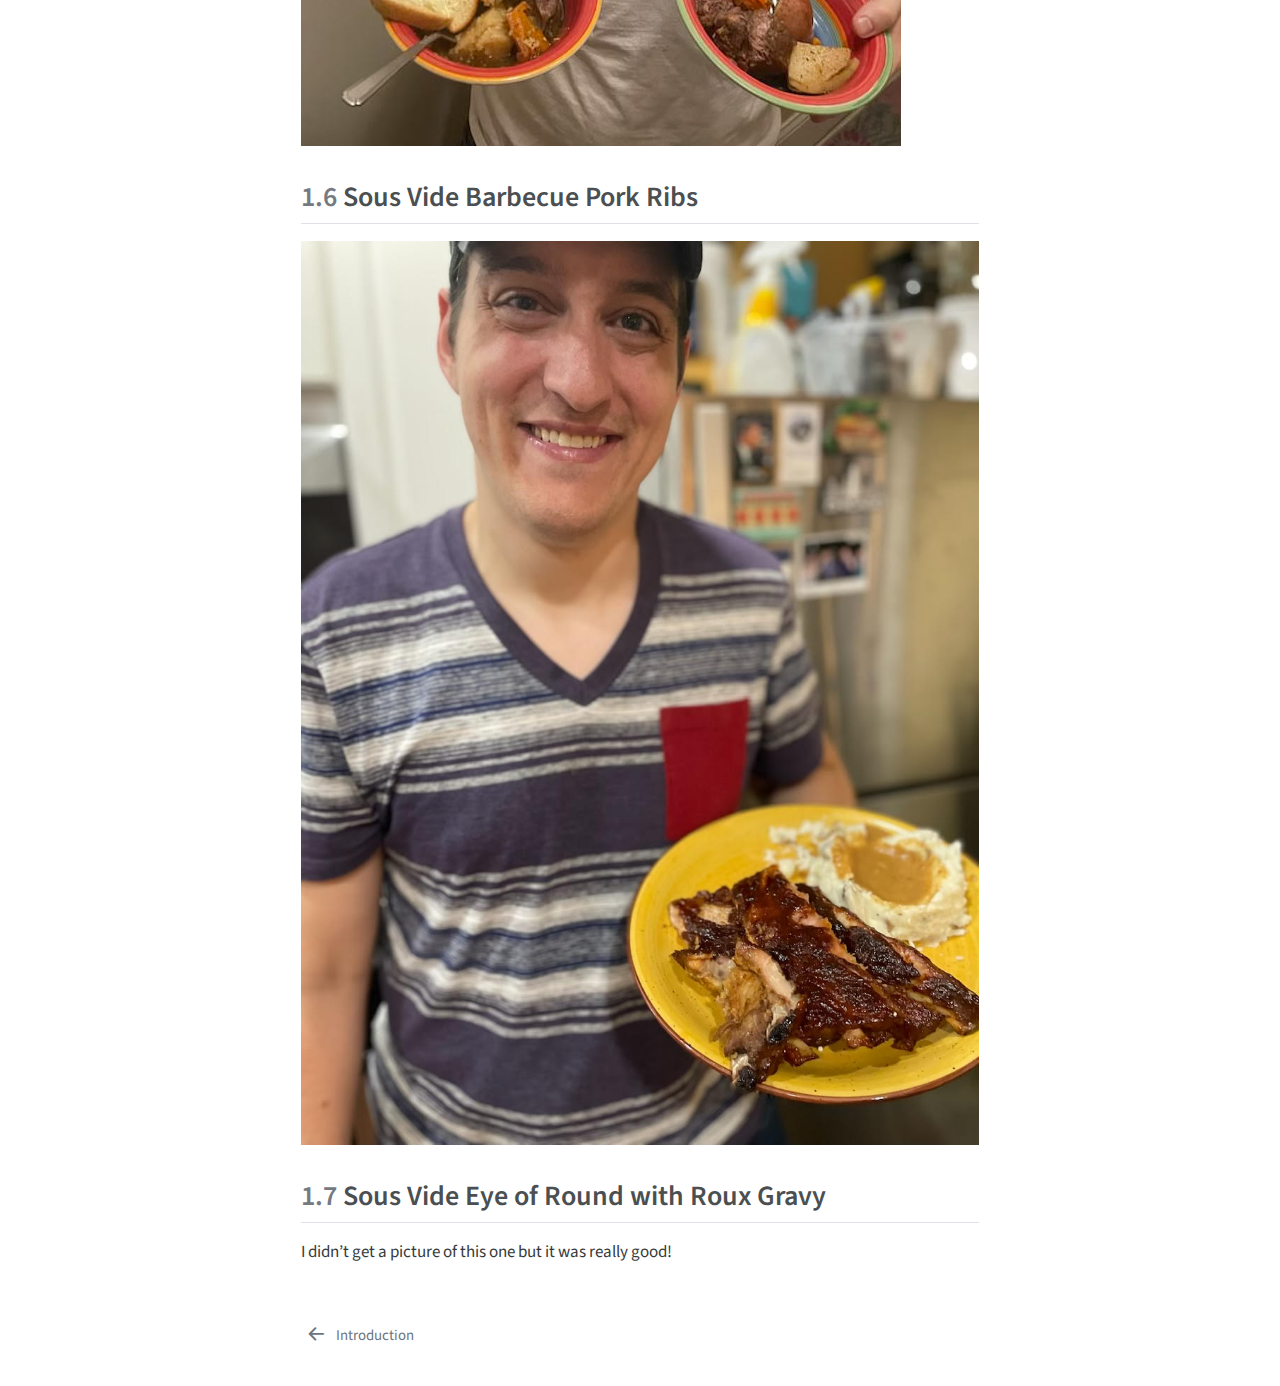
<file: docs/stuff_i_cooked.html>
<!DOCTYPE html>
<html xmlns="http://www.w3.org/1999/xhtml" lang="en" xml:lang="en"><head>

<meta charset="utf-8">
<meta name="generator" content="quarto-1.4.266">

<meta name="viewport" content="width=device-width, initial-scale=1.0, user-scalable=yes">


<title>Patrick’s Food and Cooking Journal - 1&nbsp; Stuff I Cooked</title>
<style>
code{white-space: pre-wrap;}
span.smallcaps{font-variant: small-caps;}
div.columns{display: flex; gap: min(4vw, 1.5em);}
div.column{flex: auto; overflow-x: auto;}
div.hanging-indent{margin-left: 1.5em; text-indent: -1.5em;}
ul.task-list{list-style: none;}
ul.task-list li input[type="checkbox"] {
  width: 0.8em;
  margin: 0 0.8em 0.2em -1em; /* quarto-specific, see https://github.com/quarto-dev/quarto-cli/issues/4556 */ 
  vertical-align: middle;
}
</style>


<script src="site_libs/quarto-nav/quarto-nav.js"></script>
<script src="site_libs/quarto-nav/headroom.min.js"></script>
<script src="site_libs/clipboard/clipboard.min.js"></script>
<script src="site_libs/quarto-search/autocomplete.umd.js"></script>
<script src="site_libs/quarto-search/fuse.min.js"></script>
<script src="site_libs/quarto-search/quarto-search.js"></script>
<meta name="quarto:offset" content="./">
<link href="./index.html" rel="prev">
<script src="site_libs/quarto-html/quarto.js"></script>
<script src="site_libs/quarto-html/popper.min.js"></script>
<script src="site_libs/quarto-html/tippy.umd.min.js"></script>
<script src="site_libs/quarto-html/anchor.min.js"></script>
<link href="site_libs/quarto-html/tippy.css" rel="stylesheet">
<link href="site_libs/quarto-html/quarto-syntax-highlighting.css" rel="stylesheet" id="quarto-text-highlighting-styles">
<script src="site_libs/bootstrap/bootstrap.min.js"></script>
<link href="site_libs/bootstrap/bootstrap-icons.css" rel="stylesheet">
<link href="site_libs/bootstrap/bootstrap.min.css" rel="stylesheet" id="quarto-bootstrap" data-mode="light">
<script id="quarto-search-options" type="application/json">{
  "location": "sidebar",
  "copy-button": false,
  "collapse-after": 3,
  "panel-placement": "start",
  "type": "textbox",
  "limit": 20,
  "keyboard-shortcut": [
    "f",
    "/",
    "s"
  ],
  "language": {
    "search-no-results-text": "No results",
    "search-matching-documents-text": "matching documents",
    "search-copy-link-title": "Copy link to search",
    "search-hide-matches-text": "Hide additional matches",
    "search-more-match-text": "more match in this document",
    "search-more-matches-text": "more matches in this document",
    "search-clear-button-title": "Clear",
    "search-detached-cancel-button-title": "Cancel",
    "search-submit-button-title": "Submit",
    "search-label": "Search"
  }
}</script>


</head>

<body class="nav-sidebar floating">

<div id="quarto-search-results"></div>
  <header id="quarto-header" class="headroom fixed-top">
  <nav class="quarto-secondary-nav">
    <div class="container-fluid d-flex">
      <button type="button" class="quarto-btn-toggle btn" data-bs-toggle="collapse" data-bs-target="#quarto-sidebar,#quarto-sidebar-glass" aria-controls="quarto-sidebar" aria-expanded="false" aria-label="Toggle sidebar navigation" onclick="if (window.quartoToggleHeadroom) { window.quartoToggleHeadroom(); }">
        <i class="bi bi-layout-text-sidebar-reverse"></i>
      </button>
        <nav class="quarto-page-breadcrumbs" aria-label="breadcrumb"><ol class="breadcrumb"><li class="breadcrumb-item"><a href="./stuff_i_cooked.html"><span class="chapter-number">1</span>&nbsp; <span class="chapter-title">Stuff I Cooked</span></a></li></ol></nav>
        <a class="flex-grow-1" role="button" data-bs-toggle="collapse" data-bs-target="#quarto-sidebar,#quarto-sidebar-glass" aria-controls="quarto-sidebar" aria-expanded="false" aria-label="Toggle sidebar navigation" onclick="if (window.quartoToggleHeadroom) { window.quartoToggleHeadroom(); }">      
        </a>
      <button type="button" class="btn quarto-search-button" aria-label="" onclick="window.quartoOpenSearch();">
        <i class="bi bi-search"></i>
      </button>
    </div>
  </nav>
</header>
<!-- content -->
<div id="quarto-content" class="quarto-container page-columns page-rows-contents page-layout-article">
<!-- sidebar -->
  <nav id="quarto-sidebar" class="sidebar collapse collapse-horizontal sidebar-navigation floating overflow-auto">
    <div class="pt-lg-2 mt-2 text-left sidebar-header">
    <div class="sidebar-title mb-0 py-0">
      <a href="./">Patrick’s Food and Cooking Journal</a> 
    </div>
      </div>
        <div class="mt-2 flex-shrink-0 align-items-center">
        <div class="sidebar-search">
        <div id="quarto-search" class="" title="Search"></div>
        </div>
        </div>
    <div class="sidebar-menu-container"> 
    <ul class="list-unstyled mt-1">
        <li class="sidebar-item">
  <div class="sidebar-item-container"> 
  <a href="./index.html" class="sidebar-item-text sidebar-link">
 <span class="menu-text">Introduction</span></a>
  </div>
</li>
        <li class="sidebar-item">
  <div class="sidebar-item-container"> 
  <a href="./stuff_i_cooked.html" class="sidebar-item-text sidebar-link active">
 <span class="menu-text"><span class="chapter-number">1</span>&nbsp; <span class="chapter-title">Stuff I Cooked</span></span></a>
  </div>
</li>
    </ul>
    </div>
</nav>
<div id="quarto-sidebar-glass" data-bs-toggle="collapse" data-bs-target="#quarto-sidebar,#quarto-sidebar-glass"></div>
<!-- margin-sidebar -->
    <div id="quarto-margin-sidebar" class="sidebar margin-sidebar">
        <nav id="TOC" role="doc-toc" class="toc-active">
    <h2 id="toc-title">Table of contents</h2>
   
  <ul>
  <li><a href="#baked-ziti" id="toc-baked-ziti" class="nav-link active" data-scroll-target="#baked-ziti"><span class="header-section-number">1.1</span> Baked Ziti</a></li>
  <li><a href="#chocolate-mousse" id="toc-chocolate-mousse" class="nav-link" data-scroll-target="#chocolate-mousse"><span class="header-section-number">1.2</span> Chocolate Mousse</a></li>
  <li><a href="#souffle" id="toc-souffle" class="nav-link" data-scroll-target="#souffle"><span class="header-section-number">1.3</span> Souffle</a></li>
  <li><a href="#lasagna" id="toc-lasagna" class="nav-link" data-scroll-target="#lasagna"><span class="header-section-number">1.4</span> Lasagna</a></li>
  <li><a href="#pot-roast" id="toc-pot-roast" class="nav-link" data-scroll-target="#pot-roast"><span class="header-section-number">1.5</span> Pot Roast</a></li>
  <li><a href="#sous-vide-barbecue-pork-ribs" id="toc-sous-vide-barbecue-pork-ribs" class="nav-link" data-scroll-target="#sous-vide-barbecue-pork-ribs"><span class="header-section-number">1.6</span> Sous Vide Barbecue Pork Ribs</a></li>
  <li><a href="#sous-vide-eye-of-round-with-roux-gravy" id="toc-sous-vide-eye-of-round-with-roux-gravy" class="nav-link" data-scroll-target="#sous-vide-eye-of-round-with-roux-gravy"><span class="header-section-number">1.7</span> Sous Vide Eye of Round with Roux Gravy</a></li>
  </ul>
</nav>
    </div>
<!-- main -->
<main class="content" id="quarto-document-content">

<header id="title-block-header" class="quarto-title-block default">
<div class="quarto-title">
<h1 class="title"><span class="chapter-number">1</span>&nbsp; <span class="chapter-title">Stuff I Cooked</span></h1>
</div>



<div class="quarto-title-meta">

    
  
    
  </div>
  


</header>

<section id="baked-ziti" class="level2" data-number="1.1">
<h2 data-number="1.1" class="anchored" data-anchor-id="baked-ziti"><span class="header-section-number">1.1</span> Baked Ziti</h2>
<p><img src=".\misc/ziti.jpg" class="img-fluid" alt="ziti"></p>
</section>
<section id="chocolate-mousse" class="level2" data-number="1.2">
<h2 data-number="1.2" class="anchored" data-anchor-id="chocolate-mousse"><span class="header-section-number">1.2</span> Chocolate Mousse</h2>
<p><img src=".\misc/IMG-5591.jpg" class="img-fluid" alt="chocolate_mousse"></p>
</section>
<section id="souffle" class="level2" data-number="1.3">
<h2 data-number="1.3" class="anchored" data-anchor-id="souffle"><span class="header-section-number">1.3</span> Souffle</h2>
<p><img src=".\misc/IMG-8723.jpg" class="img-fluid" alt="souffle"></p>
</section>
<section id="lasagna" class="level2" data-number="1.4">
<h2 data-number="1.4" class="anchored" data-anchor-id="lasagna"><span class="header-section-number">1.4</span> Lasagna</h2>
<p><img src=".\misc/IMG-4295.jpg" class="img-fluid" alt="lasagna"></p>
</section>
<section id="pot-roast" class="level2" data-number="1.5">
<h2 data-number="1.5" class="anchored" data-anchor-id="pot-roast"><span class="header-section-number">1.5</span> Pot Roast</h2>
<p><img src=".\misc/pot_roast.jpg" class="img-fluid" alt="pot_roast"></p>
</section>
<section id="sous-vide-barbecue-pork-ribs" class="level2" data-number="1.6">
<h2 data-number="1.6" class="anchored" data-anchor-id="sous-vide-barbecue-pork-ribs"><span class="header-section-number">1.6</span> Sous Vide Barbecue Pork Ribs</h2>
<p><img src=".\misc/ribs.jpg" class="img-fluid" alt="ribs"></p>
</section>
<section id="sous-vide-eye-of-round-with-roux-gravy" class="level2" data-number="1.7">
<h2 data-number="1.7" class="anchored" data-anchor-id="sous-vide-eye-of-round-with-roux-gravy"><span class="header-section-number">1.7</span> Sous Vide Eye of Round with Roux Gravy</h2>
<p>I didn’t get a picture of this one but it was really good!</p>


</section>

</main> <!-- /main -->
<script id="quarto-html-after-body" type="application/javascript">
window.document.addEventListener("DOMContentLoaded", function (event) {
  const toggleBodyColorMode = (bsSheetEl) => {
    const mode = bsSheetEl.getAttribute("data-mode");
    const bodyEl = window.document.querySelector("body");
    if (mode === "dark") {
      bodyEl.classList.add("quarto-dark");
      bodyEl.classList.remove("quarto-light");
    } else {
      bodyEl.classList.add("quarto-light");
      bodyEl.classList.remove("quarto-dark");
    }
  }
  const toggleBodyColorPrimary = () => {
    const bsSheetEl = window.document.querySelector("link#quarto-bootstrap");
    if (bsSheetEl) {
      toggleBodyColorMode(bsSheetEl);
    }
  }
  toggleBodyColorPrimary();  
  const icon = "";
  const anchorJS = new window.AnchorJS();
  anchorJS.options = {
    placement: 'right',
    icon: icon
  };
  anchorJS.add('.anchored');
  const isCodeAnnotation = (el) => {
    for (const clz of el.classList) {
      if (clz.startsWith('code-annotation-')) {                     
        return true;
      }
    }
    return false;
  }
  const clipboard = new window.ClipboardJS('.code-copy-button', {
    text: function(trigger) {
      const codeEl = trigger.previousElementSibling.cloneNode(true);
      for (const childEl of codeEl.children) {
        if (isCodeAnnotation(childEl)) {
          childEl.remove();
        }
      }
      return codeEl.innerText;
    }
  });
  clipboard.on('success', function(e) {
    // button target
    const button = e.trigger;
    // don't keep focus
    button.blur();
    // flash "checked"
    button.classList.add('code-copy-button-checked');
    var currentTitle = button.getAttribute("title");
    button.setAttribute("title", "Copied!");
    let tooltip;
    if (window.bootstrap) {
      button.setAttribute("data-bs-toggle", "tooltip");
      button.setAttribute("data-bs-placement", "left");
      button.setAttribute("data-bs-title", "Copied!");
      tooltip = new bootstrap.Tooltip(button, 
        { trigger: "manual", 
          customClass: "code-copy-button-tooltip",
          offset: [0, -8]});
      tooltip.show();    
    }
    setTimeout(function() {
      if (tooltip) {
        tooltip.hide();
        button.removeAttribute("data-bs-title");
        button.removeAttribute("data-bs-toggle");
        button.removeAttribute("data-bs-placement");
      }
      button.setAttribute("title", currentTitle);
      button.classList.remove('code-copy-button-checked');
    }, 1000);
    // clear code selection
    e.clearSelection();
  });
  function tippyHover(el, contentFn, onTriggerFn, onUntriggerFn) {
    const config = {
      allowHTML: true,
      maxWidth: 500,
      delay: 100,
      arrow: false,
      appendTo: function(el) {
          return el.parentElement;
      },
      interactive: true,
      interactiveBorder: 10,
      theme: 'quarto',
      placement: 'bottom-start',
    };
    if (contentFn) {
      config.content = contentFn;
    }
    if (onTriggerFn) {
      config.onTrigger = onTriggerFn;
    }
    if (onUntriggerFn) {
      config.onUntrigger = onUntriggerFn;
    }
    window.tippy(el, config); 
  }
  const noterefs = window.document.querySelectorAll('a[role="doc-noteref"]');
  for (var i=0; i<noterefs.length; i++) {
    const ref = noterefs[i];
    tippyHover(ref, function() {
      // use id or data attribute instead here
      let href = ref.getAttribute('data-footnote-href') || ref.getAttribute('href');
      try { href = new URL(href).hash; } catch {}
      const id = href.replace(/^#\/?/, "");
      const note = window.document.getElementById(id);
      return note.innerHTML;
    });
  }
  const xrefs = window.document.querySelectorAll('a.quarto-xref');
  const processXRef = (id, note) => {
    // Strip column container classes
    const stripColumnClz = (el) => {
      el.classList.remove("page-full", "page-columns");
      if (el.children) {
        for (const child of el.children) {
          stripColumnClz(child);
        }
      }
    }
    stripColumnClz(note)
    if (id.startsWith('sec-')) {
      // Special case sections, only their first couple elements
      const container = document.createElement("div");
      if (note.children && note.children.length > 2) {
        for (let i = 0; i < 2; i++) {
          container.appendChild(note.children[i].cloneNode(true));
        }
        return container.innerHTML
      } else {
        return note.innerHTML;
      }
    } else {
      // Remove any anchor links if they are present
      const anchorLink = note.querySelector('a.anchorjs-link');
      if (anchorLink) {
        anchorLink.remove();
      }
      return note.innerHTML;
    }
  }
  for (var i=0; i<xrefs.length; i++) {
    const xref = xrefs[i];
    tippyHover(xref, undefined, function(instance) {
      instance.disable();
      let url = xref.getAttribute('href');
      let hash = undefined; 
      if (url.startsWith('#')) {
        hash = url;
      } else {
        try { hash = new URL(url).hash; } catch {}
      }
      if (hash) {
        const id = hash.replace(/^#\/?/, "");
        const note = window.document.getElementById(id);
        if (note !== null) {
          try {
            const html = processXRef(id, note.cloneNode(true));
            instance.setContent(html);
          } finally {
            instance.enable();
            instance.show();
          }
        } else {
          // See if we can fetch this
          fetch(url.split('#')[0])
          .then(res => res.text())
          .then(html => {
            const parser = new DOMParser();
            const htmlDoc = parser.parseFromString(html, "text/html");
            const note = htmlDoc.getElementById(id);
            if (note !== null) {
              const html = processXRef(id, note);
              instance.setContent(html);
            } 
          }).finally(() => {
            instance.enable();
            instance.show();
          });
        }
      }
    }, function(instance) {
    });
  }
      let selectedAnnoteEl;
      const selectorForAnnotation = ( cell, annotation) => {
        let cellAttr = 'data-code-cell="' + cell + '"';
        let lineAttr = 'data-code-annotation="' +  annotation + '"';
        const selector = 'span[' + cellAttr + '][' + lineAttr + ']';
        return selector;
      }
      const selectCodeLines = (annoteEl) => {
        const doc = window.document;
        const targetCell = annoteEl.getAttribute("data-target-cell");
        const targetAnnotation = annoteEl.getAttribute("data-target-annotation");
        const annoteSpan = window.document.querySelector(selectorForAnnotation(targetCell, targetAnnotation));
        const lines = annoteSpan.getAttribute("data-code-lines").split(",");
        const lineIds = lines.map((line) => {
          return targetCell + "-" + line;
        })
        let top = null;
        let height = null;
        let parent = null;
        if (lineIds.length > 0) {
            //compute the position of the single el (top and bottom and make a div)
            const el = window.document.getElementById(lineIds[0]);
            top = el.offsetTop;
            height = el.offsetHeight;
            parent = el.parentElement.parentElement;
          if (lineIds.length > 1) {
            const lastEl = window.document.getElementById(lineIds[lineIds.length - 1]);
            const bottom = lastEl.offsetTop + lastEl.offsetHeight;
            height = bottom - top;
          }
          if (top !== null && height !== null && parent !== null) {
            // cook up a div (if necessary) and position it 
            let div = window.document.getElementById("code-annotation-line-highlight");
            if (div === null) {
              div = window.document.createElement("div");
              div.setAttribute("id", "code-annotation-line-highlight");
              div.style.position = 'absolute';
              parent.appendChild(div);
            }
            div.style.top = top - 2 + "px";
            div.style.height = height + 4 + "px";
            div.style.left = 0;
            let gutterDiv = window.document.getElementById("code-annotation-line-highlight-gutter");
            if (gutterDiv === null) {
              gutterDiv = window.document.createElement("div");
              gutterDiv.setAttribute("id", "code-annotation-line-highlight-gutter");
              gutterDiv.style.position = 'absolute';
              const codeCell = window.document.getElementById(targetCell);
              const gutter = codeCell.querySelector('.code-annotation-gutter');
              gutter.appendChild(gutterDiv);
            }
            gutterDiv.style.top = top - 2 + "px";
            gutterDiv.style.height = height + 4 + "px";
          }
          selectedAnnoteEl = annoteEl;
        }
      };
      const unselectCodeLines = () => {
        const elementsIds = ["code-annotation-line-highlight", "code-annotation-line-highlight-gutter"];
        elementsIds.forEach((elId) => {
          const div = window.document.getElementById(elId);
          if (div) {
            div.remove();
          }
        });
        selectedAnnoteEl = undefined;
      };
      // Attach click handler to the DT
      const annoteDls = window.document.querySelectorAll('dt[data-target-cell]');
      for (const annoteDlNode of annoteDls) {
        annoteDlNode.addEventListener('click', (event) => {
          const clickedEl = event.target;
          if (clickedEl !== selectedAnnoteEl) {
            unselectCodeLines();
            const activeEl = window.document.querySelector('dt[data-target-cell].code-annotation-active');
            if (activeEl) {
              activeEl.classList.remove('code-annotation-active');
            }
            selectCodeLines(clickedEl);
            clickedEl.classList.add('code-annotation-active');
          } else {
            // Unselect the line
            unselectCodeLines();
            clickedEl.classList.remove('code-annotation-active');
          }
        });
      }
  const findCites = (el) => {
    const parentEl = el.parentElement;
    if (parentEl) {
      const cites = parentEl.dataset.cites;
      if (cites) {
        return {
          el,
          cites: cites.split(' ')
        };
      } else {
        return findCites(el.parentElement)
      }
    } else {
      return undefined;
    }
  };
  var bibliorefs = window.document.querySelectorAll('a[role="doc-biblioref"]');
  for (var i=0; i<bibliorefs.length; i++) {
    const ref = bibliorefs[i];
    const citeInfo = findCites(ref);
    if (citeInfo) {
      tippyHover(citeInfo.el, function() {
        var popup = window.document.createElement('div');
        citeInfo.cites.forEach(function(cite) {
          var citeDiv = window.document.createElement('div');
          citeDiv.classList.add('hanging-indent');
          citeDiv.classList.add('csl-entry');
          var biblioDiv = window.document.getElementById('ref-' + cite);
          if (biblioDiv) {
            citeDiv.innerHTML = biblioDiv.innerHTML;
          }
          popup.appendChild(citeDiv);
        });
        return popup.innerHTML;
      });
    }
  }
});
</script>
<nav class="page-navigation">
  <div class="nav-page nav-page-previous">
      <a href="./index.html" class="pagination-link">
        <i class="bi bi-arrow-left-short"></i> <span class="nav-page-text">Introduction</span>
      </a>          
  </div>
  <div class="nav-page nav-page-next">
  </div>
</nav>
</div> <!-- /content -->




</body></html>
</file>
<file: _book/site_libs/quarto-html/tippy.css>
.tippy-box[data-animation=fade][data-state=hidden]{opacity:0}[data-tippy-root]{max-width:calc(100vw - 10px)}.tippy-box{position:relative;background-color:#333;color:#fff;border-radius:4px;font-size:14px;line-height:1.4;white-space:normal;outline:0;transition-property:transform,visibility,opacity}.tippy-box[data-placement^=top]>.tippy-arrow{bottom:0}.tippy-box[data-placement^=top]>.tippy-arrow:before{bottom:-7px;left:0;border-width:8px 8px 0;border-top-color:initial;transform-origin:center top}.tippy-box[data-placement^=bottom]>.tippy-arrow{top:0}.tippy-box[data-placement^=bottom]>.tippy-arrow:before{top:-7px;left:0;border-width:0 8px 8px;border-bottom-color:initial;transform-origin:center bottom}.tippy-box[data-placement^=left]>.tippy-arrow{right:0}.tippy-box[data-placement^=left]>.tippy-arrow:before{border-width:8px 0 8px 8px;border-left-color:initial;right:-7px;transform-origin:center left}.tippy-box[data-placement^=right]>.tippy-arrow{left:0}.tippy-box[data-placement^=right]>.tippy-arrow:before{left:-7px;border-width:8px 8px 8px 0;border-right-color:initial;transform-origin:center right}.tippy-box[data-inertia][data-state=visible]{transition-timing-function:cubic-bezier(.54,1.5,.38,1.11)}.tippy-arrow{width:16px;height:16px;color:#333}.tippy-arrow:before{content:"";position:absolute;border-color:transparent;border-style:solid}.tippy-content{position:relative;padding:5px 9px;z-index:1}
</file>
<file: _book/site_libs/quarto-html/quarto-syntax-highlighting.css>
/* quarto syntax highlight colors */
:root {
  --quarto-hl-ot-color: #003B4F;
  --quarto-hl-at-color: #657422;
  --quarto-hl-ss-color: #20794D;
  --quarto-hl-an-color: #5E5E5E;
  --quarto-hl-fu-color: #4758AB;
  --quarto-hl-st-color: #20794D;
  --quarto-hl-cf-color: #003B4F;
  --quarto-hl-op-color: #5E5E5E;
  --quarto-hl-er-color: #AD0000;
  --quarto-hl-bn-color: #AD0000;
  --quarto-hl-al-color: #AD0000;
  --quarto-hl-va-color: #111111;
  --quarto-hl-bu-color: inherit;
  --quarto-hl-ex-color: inherit;
  --quarto-hl-pp-color: #AD0000;
  --quarto-hl-in-color: #5E5E5E;
  --quarto-hl-vs-color: #20794D;
  --quarto-hl-wa-color: #5E5E5E;
  --quarto-hl-do-color: #5E5E5E;
  --quarto-hl-im-color: #00769E;
  --quarto-hl-ch-color: #20794D;
  --quarto-hl-dt-color: #AD0000;
  --quarto-hl-fl-color: #AD0000;
  --quarto-hl-co-color: #5E5E5E;
  --quarto-hl-cv-color: #5E5E5E;
  --quarto-hl-cn-color: #8f5902;
  --quarto-hl-sc-color: #5E5E5E;
  --quarto-hl-dv-color: #AD0000;
  --quarto-hl-kw-color: #003B4F;
}

/* other quarto variables */
:root {
  --quarto-font-monospace: SFMono-Regular, Menlo, Monaco, Consolas, "Liberation Mono", "Courier New", monospace;
}

pre > code.sourceCode > span {
  color: #003B4F;
}

code span {
  color: #003B4F;
}

code.sourceCode > span {
  color: #003B4F;
}

div.sourceCode,
div.sourceCode pre.sourceCode {
  color: #003B4F;
}

code span.ot {
  color: #003B4F;
  font-style: inherit;
}

code span.at {
  color: #657422;
  font-style: inherit;
}

code span.ss {
  color: #20794D;
  font-style: inherit;
}

code span.an {
  color: #5E5E5E;
  font-style: inherit;
}

code span.fu {
  color: #4758AB;
  font-style: inherit;
}

code span.st {
  color: #20794D;
  font-style: inherit;
}

code span.cf {
  color: #003B4F;
  font-style: inherit;
}

code span.op {
  color: #5E5E5E;
  font-style: inherit;
}

code span.er {
  color: #AD0000;
  font-style: inherit;
}

code span.bn {
  color: #AD0000;
  font-style: inherit;
}

code span.al {
  color: #AD0000;
  font-style: inherit;
}

code span.va {
  color: #111111;
  font-style: inherit;
}

code span.bu {
  font-style: inherit;
}

code span.ex {
  font-style: inherit;
}

code span.pp {
  color: #AD0000;
  font-style: inherit;
}

code span.in {
  color: #5E5E5E;
  font-style: inherit;
}

code span.vs {
  color: #20794D;
  font-style: inherit;
}

code span.wa {
  color: #5E5E5E;
  font-style: italic;
}

code span.do {
  color: #5E5E5E;
  font-style: italic;
}

code span.im {
  color: #00769E;
  font-style: inherit;
}

code span.ch {
  color: #20794D;
  font-style: inherit;
}

code span.dt {
  color: #AD0000;
  font-style: inherit;
}

code span.fl {
  color: #AD0000;
  font-style: inherit;
}

code span.co {
  color: #5E5E5E;
  font-style: inherit;
}

code span.cv {
  color: #5E5E5E;
  font-style: italic;
}

code span.cn {
  color: #8f5902;
  font-style: inherit;
}

code span.sc {
  color: #5E5E5E;
  font-style: inherit;
}

code span.dv {
  color: #AD0000;
  font-style: inherit;
}

code span.kw {
  color: #003B4F;
  font-style: inherit;
}

.prevent-inlining {
  content: "</";
}

/*# sourceMappingURL=debc5d5d77c3f9108843748ff7464032.css.map */
</file>
<file: docs/site_libs/quarto-html/tippy.css>
.tippy-box[data-animation=fade][data-state=hidden]{opacity:0}[data-tippy-root]{max-width:calc(100vw - 10px)}.tippy-box{position:relative;background-color:#333;color:#fff;border-radius:4px;font-size:14px;line-height:1.4;white-space:normal;outline:0;transition-property:transform,visibility,opacity}.tippy-box[data-placement^=top]>.tippy-arrow{bottom:0}.tippy-box[data-placement^=top]>.tippy-arrow:before{bottom:-7px;left:0;border-width:8px 8px 0;border-top-color:initial;transform-origin:center top}.tippy-box[data-placement^=bottom]>.tippy-arrow{top:0}.tippy-box[data-placement^=bottom]>.tippy-arrow:before{top:-7px;left:0;border-width:0 8px 8px;border-bottom-color:initial;transform-origin:center bottom}.tippy-box[data-placement^=left]>.tippy-arrow{right:0}.tippy-box[data-placement^=left]>.tippy-arrow:before{border-width:8px 0 8px 8px;border-left-color:initial;right:-7px;transform-origin:center left}.tippy-box[data-placement^=right]>.tippy-arrow{left:0}.tippy-box[data-placement^=right]>.tippy-arrow:before{left:-7px;border-width:8px 8px 8px 0;border-right-color:initial;transform-origin:center right}.tippy-box[data-inertia][data-state=visible]{transition-timing-function:cubic-bezier(.54,1.5,.38,1.11)}.tippy-arrow{width:16px;height:16px;color:#333}.tippy-arrow:before{content:"";position:absolute;border-color:transparent;border-style:solid}.tippy-content{position:relative;padding:5px 9px;z-index:1}
</file>
<file: docs/site_libs/quarto-html/quarto-syntax-highlighting.css>
/* quarto syntax highlight colors */
:root {
  --quarto-hl-ot-color: #003B4F;
  --quarto-hl-at-color: #657422;
  --quarto-hl-ss-color: #20794D;
  --quarto-hl-an-color: #5E5E5E;
  --quarto-hl-fu-color: #4758AB;
  --quarto-hl-st-color: #20794D;
  --quarto-hl-cf-color: #003B4F;
  --quarto-hl-op-color: #5E5E5E;
  --quarto-hl-er-color: #AD0000;
  --quarto-hl-bn-color: #AD0000;
  --quarto-hl-al-color: #AD0000;
  --quarto-hl-va-color: #111111;
  --quarto-hl-bu-color: inherit;
  --quarto-hl-ex-color: inherit;
  --quarto-hl-pp-color: #AD0000;
  --quarto-hl-in-color: #5E5E5E;
  --quarto-hl-vs-color: #20794D;
  --quarto-hl-wa-color: #5E5E5E;
  --quarto-hl-do-color: #5E5E5E;
  --quarto-hl-im-color: #00769E;
  --quarto-hl-ch-color: #20794D;
  --quarto-hl-dt-color: #AD0000;
  --quarto-hl-fl-color: #AD0000;
  --quarto-hl-co-color: #5E5E5E;
  --quarto-hl-cv-color: #5E5E5E;
  --quarto-hl-cn-color: #8f5902;
  --quarto-hl-sc-color: #5E5E5E;
  --quarto-hl-dv-color: #AD0000;
  --quarto-hl-kw-color: #003B4F;
}

/* other quarto variables */
:root {
  --quarto-font-monospace: SFMono-Regular, Menlo, Monaco, Consolas, "Liberation Mono", "Courier New", monospace;
}

pre > code.sourceCode > span {
  color: #003B4F;
}

code span {
  color: #003B4F;
}

code.sourceCode > span {
  color: #003B4F;
}

div.sourceCode,
div.sourceCode pre.sourceCode {
  color: #003B4F;
}

code span.ot {
  color: #003B4F;
  font-style: inherit;
}

code span.at {
  color: #657422;
  font-style: inherit;
}

code span.ss {
  color: #20794D;
  font-style: inherit;
}

code span.an {
  color: #5E5E5E;
  font-style: inherit;
}

code span.fu {
  color: #4758AB;
  font-style: inherit;
}

code span.st {
  color: #20794D;
  font-style: inherit;
}

code span.cf {
  color: #003B4F;
  font-style: inherit;
}

code span.op {
  color: #5E5E5E;
  font-style: inherit;
}

code span.er {
  color: #AD0000;
  font-style: inherit;
}

code span.bn {
  color: #AD0000;
  font-style: inherit;
}

code span.al {
  color: #AD0000;
  font-style: inherit;
}

code span.va {
  color: #111111;
  font-style: inherit;
}

code span.bu {
  font-style: inherit;
}

code span.ex {
  font-style: inherit;
}

code span.pp {
  color: #AD0000;
  font-style: inherit;
}

code span.in {
  color: #5E5E5E;
  font-style: inherit;
}

code span.vs {
  color: #20794D;
  font-style: inherit;
}

code span.wa {
  color: #5E5E5E;
  font-style: italic;
}

code span.do {
  color: #5E5E5E;
  font-style: italic;
}

code span.im {
  color: #00769E;
  font-style: inherit;
}

code span.ch {
  color: #20794D;
  font-style: inherit;
}

code span.dt {
  color: #AD0000;
  font-style: inherit;
}

code span.fl {
  color: #AD0000;
  font-style: inherit;
}

code span.co {
  color: #5E5E5E;
  font-style: inherit;
}

code span.cv {
  color: #5E5E5E;
  font-style: italic;
}

code span.cn {
  color: #8f5902;
  font-style: inherit;
}

code span.sc {
  color: #5E5E5E;
  font-style: inherit;
}

code span.dv {
  color: #AD0000;
  font-style: inherit;
}

code span.kw {
  color: #003B4F;
  font-style: inherit;
}

.prevent-inlining {
  content: "</";
}

/*# sourceMappingURL=debc5d5d77c3f9108843748ff7464032.css.map */
</file>
